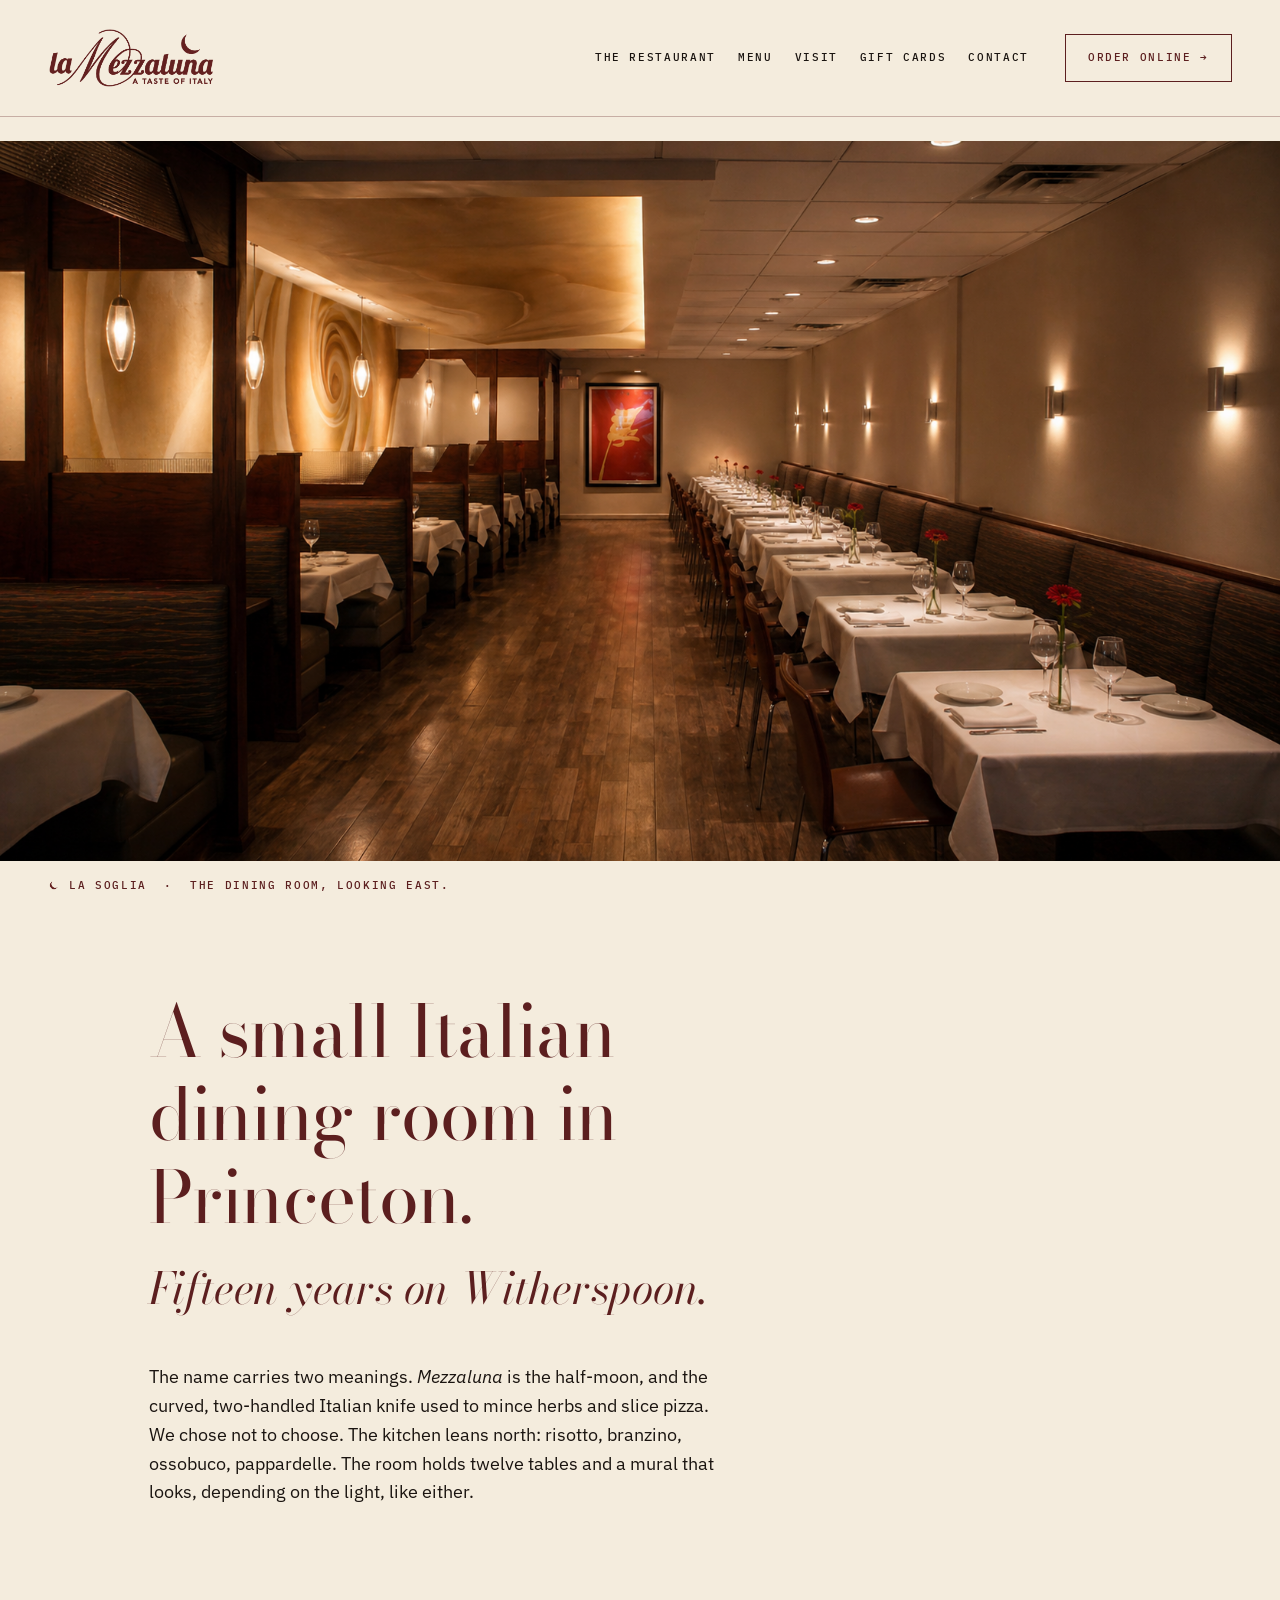
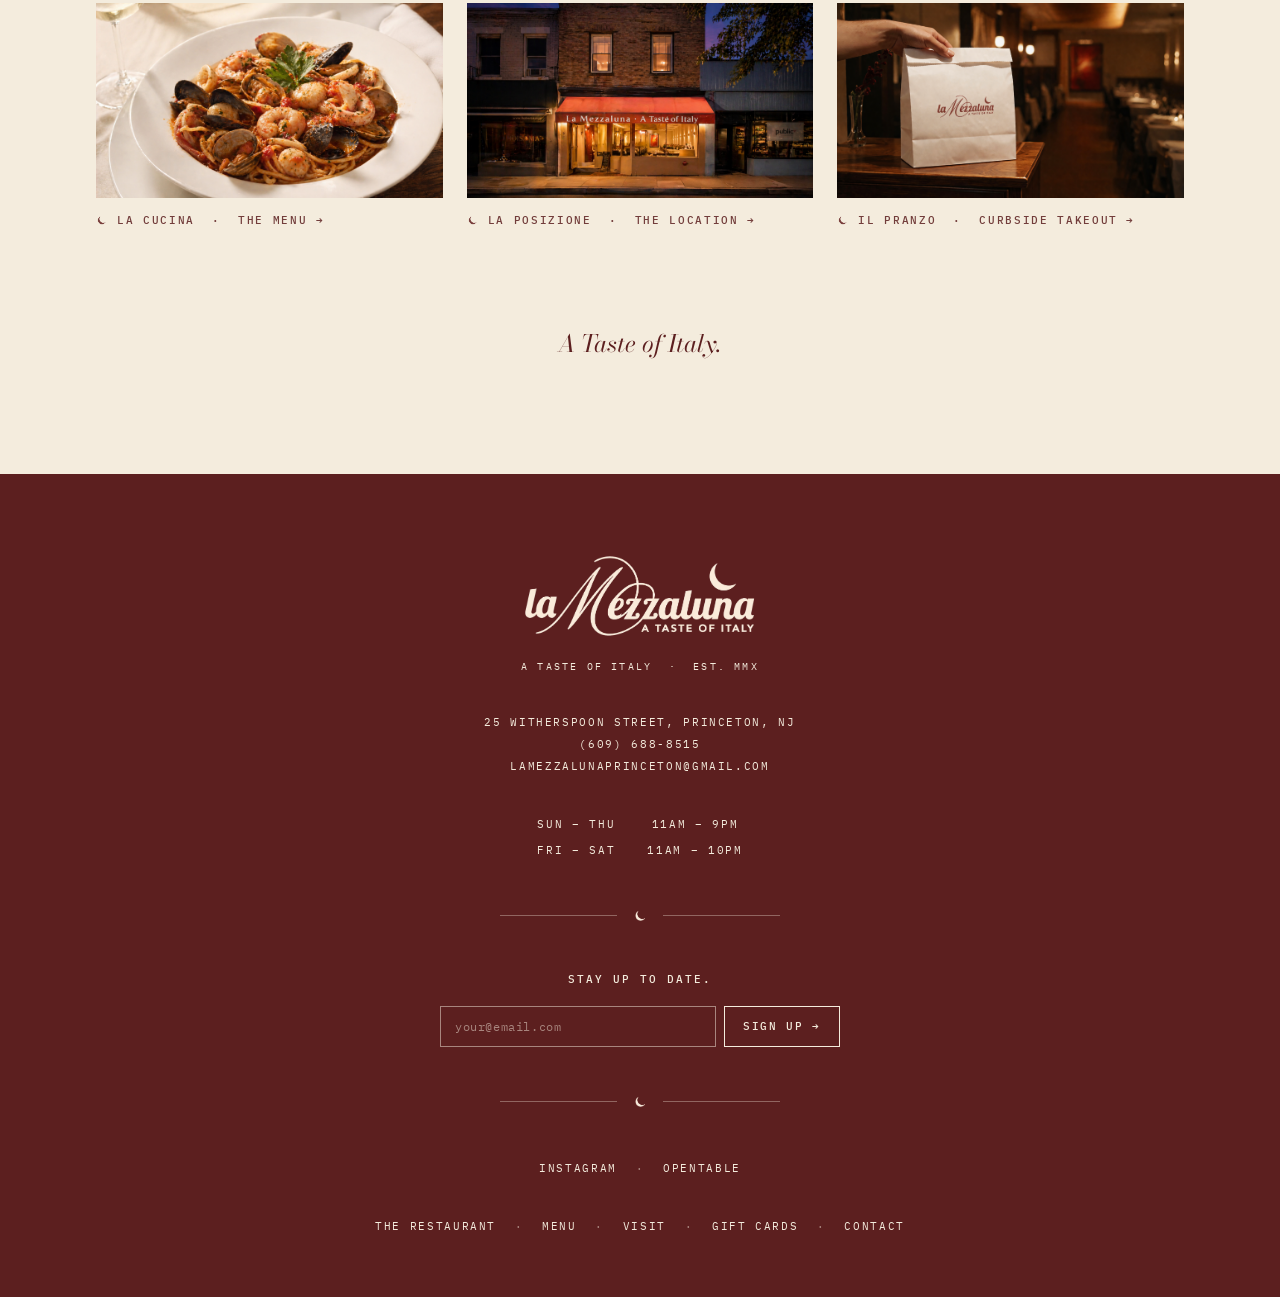
<file: index.html>
<!doctype html>
<html lang="en">
<head>
<meta charset="utf-8">
<meta name="viewport" content="width=device-width, initial-scale=1">
<title>La Mezzaluna · A Taste of Italy</title>
<meta name="description" content="A small Italian dining room in downtown Princeton. Fifteen years on Witherspoon Street.">
<meta name="theme-color" content="#5C1F1F">
<link rel="canonical" href="https://lamezzaluna.com/">

<!-- Icons -->
<link rel="icon" href="/favicon.ico" sizes="any">
<link rel="icon" type="image/png" sizes="32x32" href="/favicon-32x32.png">
<link rel="icon" type="image/png" sizes="16x16" href="/favicon-16x16.png">
<link rel="apple-touch-icon" sizes="180x180" href="/apple-touch-icon.png">
<link rel="manifest" href="/site.webmanifest">

<!-- Open Graph -->
<meta property="og:type" content="website">
<meta property="og:site_name" content="La Mezzaluna">
<meta property="og:title" content="La Mezzaluna · A Taste of Italy">
<meta property="og:description" content="A small Italian dining room in downtown Princeton. Fifteen years on Witherspoon Street.">
<meta property="og:url" content="https://lamezzaluna.com/">
<meta property="og:image" content="https://lamezzaluna.com/og-image.png">
<meta property="og:image:width" content="1200">
<meta property="og:image:height" content="630">

<!-- Twitter -->
<meta name="twitter:card" content="summary_large_image">
<meta name="twitter:title" content="La Mezzaluna · A Taste of Italy">
<meta name="twitter:description" content="A small Italian dining room in downtown Princeton. Fifteen years on Witherspoon Street.">
<meta name="twitter:image" content="https://lamezzaluna.com/og-image.png">

<link rel="preconnect" href="https://fonts.googleapis.com">
<link rel="preconnect" href="https://fonts.gstatic.com" crossorigin>
<link href="https://fonts.googleapis.com/css2?family=Bodoni+Moda:ital,wght@0,400;0,500;1,400;1,500&family=IBM+Plex+Mono:wght@400;500&family=IBM+Plex+Sans:wght@400;500;600&display=swap" rel="stylesheet">
<link rel="stylesheet" href="styles.css?v=9">
<script type="application/ld+json">
{
  "@context": "https://schema.org",
  "@type": "Restaurant",
  "name": "La Mezzaluna",
  "image": "https://lamezzaluna.com/og-image.png",
  "url": "https://lamezzaluna.com/",
  "telephone": "+1-609-688-8515",
  "priceRange": "$",
  "servesCuisine": "Italian",
  "address": {
    "@type": "PostalAddress",
    "streetAddress": "25 Witherspoon Street",
    "addressLocality": "Princeton",
    "addressRegion": "NJ",
    "postalCode": "08540",
    "addressCountry": "US"
  },
  "openingHoursSpecification": [
    {
      "@type": "OpeningHoursSpecification",
      "dayOfWeek": [
        "Sunday",
        "Monday",
        "Tuesday",
        "Wednesday",
        "Thursday"
      ],
      "opens": "11:00",
      "closes": "21:00"
    },
    {
      "@type": "OpeningHoursSpecification",
      "dayOfWeek": [
        "Friday",
        "Saturday"
      ],
      "opens": "11:00",
      "closes": "22:00"
    }
  ],
  "acceptsReservations": "True"
}
</script>
<style>
  .home-h {
    grid-column: 2 / span 8;
    margin-top: 96px;
  }
  .home-h .h-main {
    font-family: var(--serif);
    font-weight: 400;
    color: var(--wine);
    font-size: clamp(48px, 7vw, 72px);
    line-height: 1.15;
    letter-spacing: -0.01em;
    max-width: 600px;
  }
  .home-h .h-italic {
    font-family: var(--serif);
    font-style: italic;
    font-weight: 400;
    color: var(--wine);
    font-size: clamp(28px, 4.5vw, 44px);
    line-height: 1.2;
    margin-top: 24px;
    letter-spacing: -0.005em;
  }
  @media (max-width: 768px) {
    .home-h { grid-column: 1 / -1; margin-top: 56px; }
  }

  .nav-plates {
    grid-column: 1 / -1;
    display: grid;
    grid-template-columns: repeat(3, 1fr);
    gap: 24px;
    margin-top: 96px;
    padding: 0 48px;
  }
  @media (max-width: 768px) {
    .nav-plates { grid-template-columns: 1fr; gap: 32px; padding: 0 24px; margin-top: 64px; }
  }
  .nav-plate {
    display: flex;
    flex-direction: column;
    gap: 14px;
    color: inherit;
    cursor: pointer;
  }
  .nav-plate-frame {
    overflow: hidden;
    width: 100%;
  }
  .nav-plate-img {
    width: 100%;
    aspect-ratio: 16/9;
    object-fit: cover;
    background: var(--paper);
    transition: transform 400ms ease-out;
  }
  .nav-plate-img.placeholder {
    border: 1px solid var(--wine);
    display: flex;
    align-items: center;
    justify-content: center;
    flex-direction: column;
    gap: 12px;
  }
  .nav-plate:hover .nav-plate-img { transform: scale(1.02); }
  .nav-plate-cap {
    display: flex;
    align-items: center;
    gap: 10px;
    font-family: var(--mono);
    text-transform: uppercase;
    letter-spacing: 0.15em;
    font-size: 11px;
    color: var(--wine);
    font-weight: 500;
    opacity: 0.85;
    transition: opacity 400ms ease-out;
  }
  .nav-plate:hover .nav-plate-cap { opacity: 1; }
  .nav-plate-cap .moon { line-height: 0; }
</style>
</head>
<body>
<div id="nav-host"></div>

<figure class="hero reveal">
  <div class="hero-frame">
    <img class="hero-img photo-hover" src="img/dining-room-mural.png" alt="The far wall of the dining room, holding a large cream-and-beige mural that curls like a slow wave or a half-moon, dramatically lit from above." />
  </div>
  <figcaption class="plate-caption">
    <span class="moon" id="cap-moon"></span>
    LA SOGLIA &nbsp;·&nbsp; The dining room, looking east.
  </figcaption>
</figure>

<main class="grid">
  <div class="home-h reveal">
    <div class="h-main">A small Italian dining room in Princeton.</div>
    <div class="h-italic">Fifteen years on Witherspoon.</div>
  </div>

  <p class="body-p reveal">
    The name carries two meanings. <em>Mezzaluna</em> is the half-moon, and the curved, two-handled Italian knife used to mince herbs and slice pizza. We chose not to choose. The kitchen leans north: risotto, branzino, ossobuco, pappardelle. The room holds twelve tables and a mural that looks, depending on the light, like either.
  </p>

  <div class="nav-plates reveal">
    <a class="nav-plate" href="menu.html">
      <div class="nav-plate-frame">
        <img class="nav-plate-img" src="img/hero-pasta.png" alt="A plate of linguini marechiaro." />
      </div>
      <div class="nav-plate-cap">
        <span class="moon" id="np-moon-1"></span>
        LA CUCINA &nbsp;·&nbsp; The menu →
      </div>
    </a>

    <a class="nav-plate" href="visit.html">
      <div class="nav-plate-frame">
        <img class="nav-plate-img" src="img/storefront-dusk.png" alt="The La Mezzaluna storefront on Witherspoon Street at dusk." />
      </div>
      <div class="nav-plate-cap">
        <span class="moon" id="np-moon-2"></span>
        LA POSIZIONE &nbsp;·&nbsp; The location →
      </div>
    </a>

    <a class="nav-plate" href="https://app.getyomojo.com/mojoweb/?vendor=QWtkWXGFDM" target="_blank" rel="noopener">
      <div class="nav-plate-frame">
        <img class="nav-plate-img" src="img/order-online.png" alt="A La Mezzaluna takeout bag on the host stand, the dining room glowing behind it." />
      </div>
      <div class="nav-plate-cap">
        <span class="moon" id="np-moon-3"></span>
        IL PRANZO &nbsp;·&nbsp; Curbside takeout →
      </div>
    </a>
  </div>

  <div class="closing reveal" style="grid-column: 1 / -1;">A Taste of Italy.</div>
</main>

<div id="footer-host"></div>

<script src="chrome.js?v=9"></script>
<script>
  LM.mountChrome('index.html');
  document.getElementById('cap-moon').innerHTML = LM.crescent(11);
  document.getElementById('np-moon-1').innerHTML = LM.crescent(11);
  document.getElementById('np-moon-2').innerHTML = LM.crescent(11);
  document.getElementById('np-moon-3').innerHTML = LM.crescent(11);
</script>
</body>
</html>
</file>
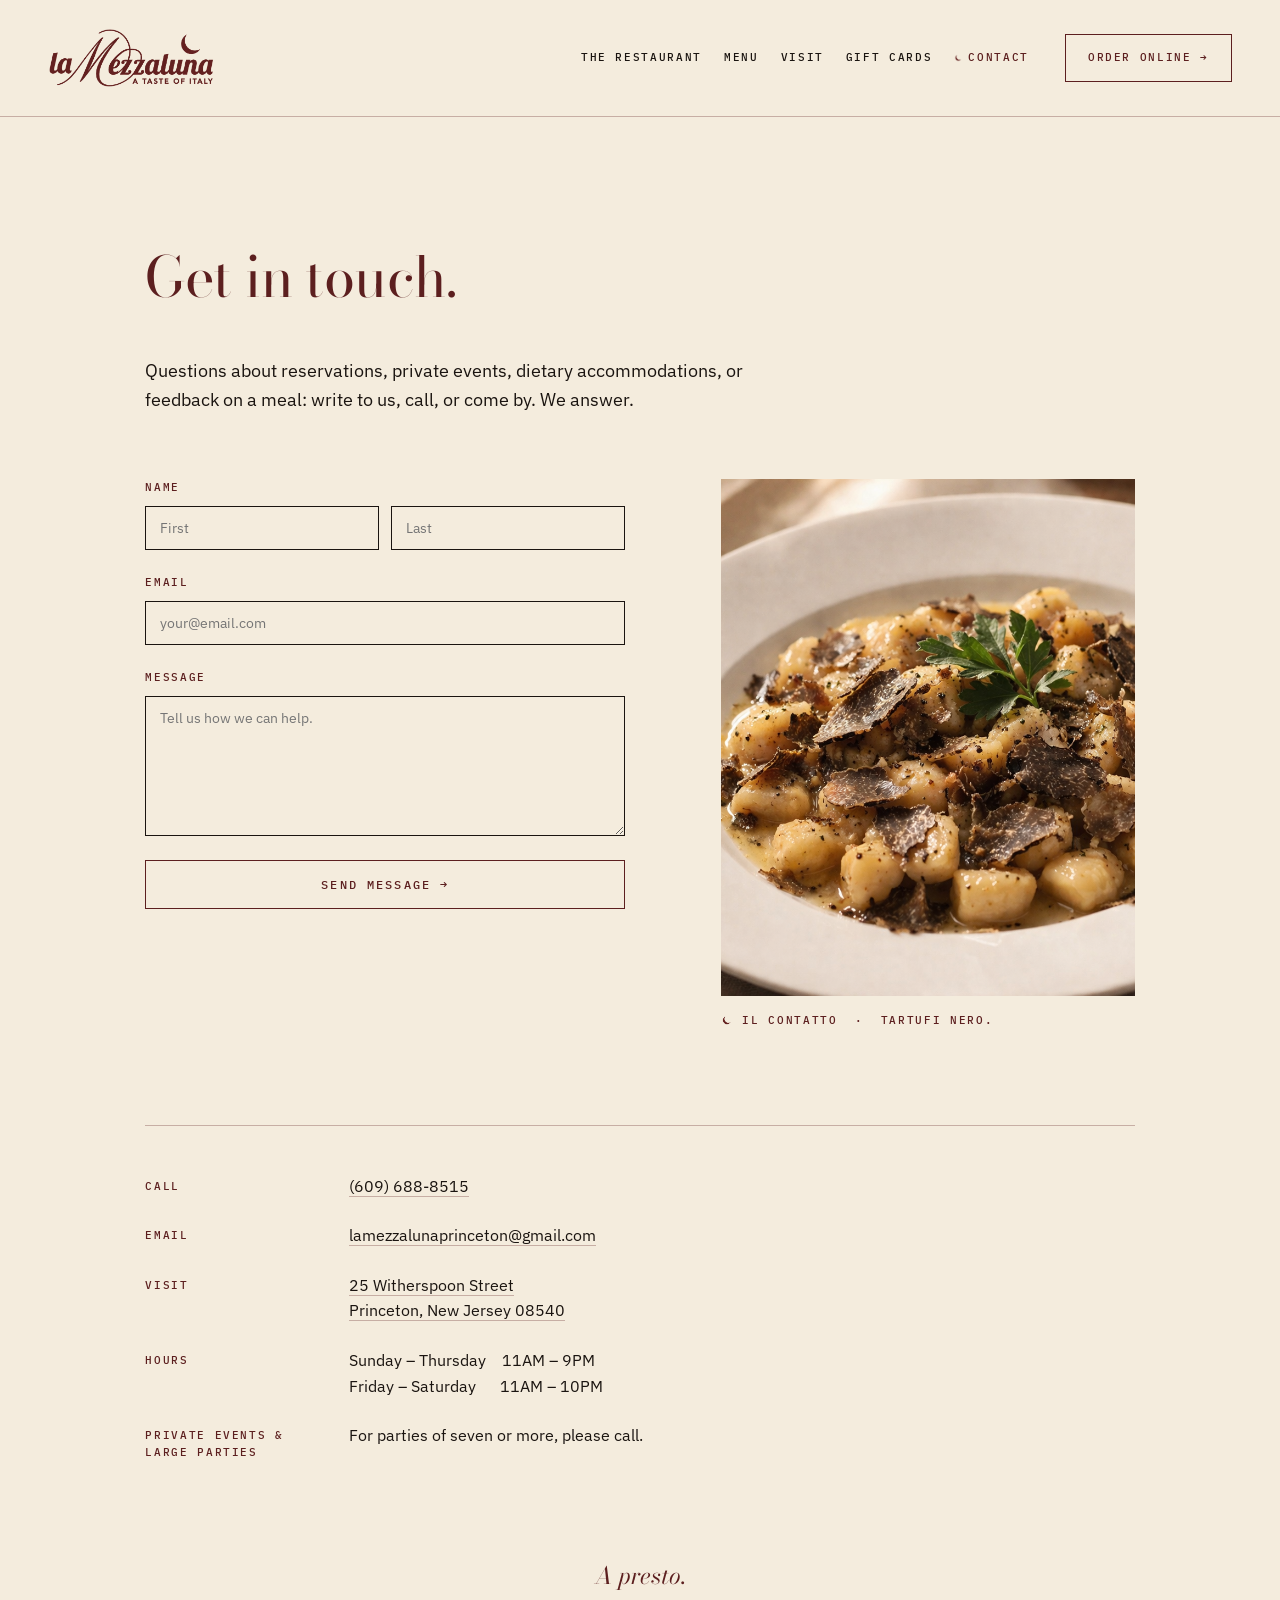
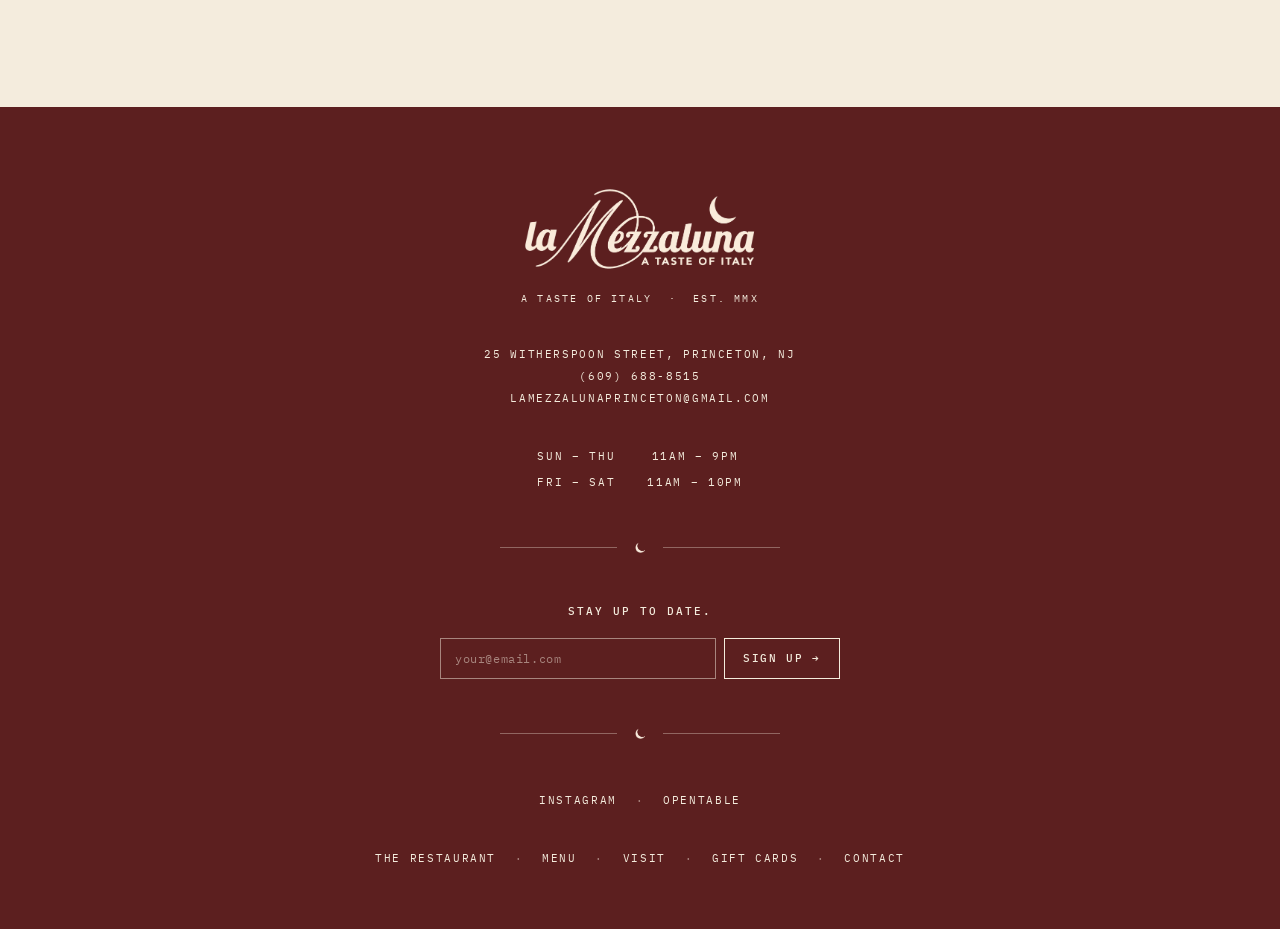
<file: contact.html>
<!doctype html>
<html lang="en">
<head>
<meta charset="utf-8">
<meta name="viewport" content="width=device-width, initial-scale=1">
<title>Contact · La Mezzaluna</title>
<meta name="description" content="Questions, reservations, private events — call, write, or come by.">
<meta name="theme-color" content="#5C1F1F">
<link rel="canonical" href="https://lamezzaluna.com/contact">

<!-- Icons -->
<link rel="icon" href="/favicon.ico" sizes="any">
<link rel="icon" type="image/png" sizes="32x32" href="/favicon-32x32.png">
<link rel="icon" type="image/png" sizes="16x16" href="/favicon-16x16.png">
<link rel="apple-touch-icon" sizes="180x180" href="/apple-touch-icon.png">
<link rel="manifest" href="/site.webmanifest">

<!-- Open Graph -->
<meta property="og:type" content="website">
<meta property="og:site_name" content="La Mezzaluna">
<meta property="og:title" content="Contact · La Mezzaluna">
<meta property="og:description" content="Questions, reservations, private events — call, write, or come by.">
<meta property="og:url" content="https://lamezzaluna.com/contact">
<meta property="og:image" content="https://lamezzaluna.com/og-image.png">
<meta property="og:image:width" content="1200">
<meta property="og:image:height" content="630">

<!-- Twitter -->
<meta name="twitter:card" content="summary_large_image">
<meta name="twitter:title" content="Contact · La Mezzaluna">
<meta name="twitter:description" content="Questions, reservations, private events — call, write, or come by.">
<meta name="twitter:image" content="https://lamezzaluna.com/og-image.png">

<link rel="preconnect" href="https://fonts.googleapis.com">
<link rel="preconnect" href="https://fonts.gstatic.com" crossorigin>
<link href="https://fonts.googleapis.com/css2?family=Bodoni+Moda:ital,wght@0,400;0,500;1,400;1,500&family=IBM+Plex+Mono:wght@400;500&family=IBM+Plex+Sans:wght@400;500;600&display=swap" rel="stylesheet">
<link rel="stylesheet" href="styles.css?v=9">
<style>
  .ct-cols {
    grid-column: 2 / span 10;
    display: grid;
    grid-template-columns: 1.2fr 1fr;
    gap: 80px;
    margin-top: 64px;
    align-items: start;
  }
  @media (max-width: 768px) {
    .ct-cols { grid-column: 1 / -1; grid-template-columns: 1fr; gap: 56px; }
  }
  .ct-vert { width: 100%; }
  .ct-vert-frame { overflow: hidden; }
  .ct-vert-img {
    width: 100%;
    aspect-ratio: 4/5;
    background: var(--paper);
    object-fit: cover;
  }
  .ct-vert-img.placeholder {
    border: 1px solid var(--wine);
    display: flex;
    align-items: center;
    justify-content: center;
    flex-direction: column;
    gap: 12px;
  }
  .ct-details-wrap {
    grid-column: 2 / span 10;
    margin-top: 96px;
    padding-top: 48px;
    border-top: 1px solid var(--hairline);
  }
  @media (max-width: 768px) {
    .ct-details-wrap { grid-column: 1 / -1; }
  }
  .ct-details {
    display: grid;
    grid-template-columns: 180px 1fr;
    row-gap: 24px;
    column-gap: 24px;
  }
  .ct-details dt {
    font-family: var(--mono);
    text-transform: uppercase;
    letter-spacing: 0.15em;
    font-size: 11px;
    color: var(--wine);
    font-weight: 500;
    padding-top: 4px;
  }
  .ct-details dd {
    font-family: var(--sans);
    font-size: 16px;
    color: var(--ink);
    line-height: 1.6;
  }
  @media (max-width: 768px) {
    .ct-details { grid-template-columns: 1fr; row-gap: 4px; }
    .ct-details dd { margin-bottom: 16px; }
  }
  .ct-form { max-width: 480px; position: relative; }
  .ct-field { display: flex; flex-direction: column; gap: 10px; margin-bottom: 24px; }
  .ct-field label {
    font-family: var(--mono);
    text-transform: uppercase;
    letter-spacing: 0.15em;
    font-size: 11px;
    color: var(--wine);
    font-weight: 500;
  }
  .ct-field input, .ct-field textarea {
    font-family: var(--sans);
    font-size: 14px;
    padding: 12px 14px;
    border: 1px solid var(--ink);
    background: var(--paper);
    color: var(--ink);
    border-radius: 0;
    width: 100%;
    appearance: none;
    -webkit-appearance: none;
  }
  .ct-field textarea { resize: vertical; min-height: 140px; }
  .ct-field input:focus, .ct-field textarea:focus { outline: none; border-color: var(--wine); }
  .ct-row { display: grid; grid-template-columns: 1fr 1fr; gap: 12px; }
  @media (max-width: 480px) { .ct-row { grid-template-columns: 1fr; } }

  .ct-submit {
    display: block;
    width: 100%;
    padding: 16px;
    border: 1px solid var(--wine);
    background: transparent;
    color: var(--wine);
    font-family: var(--mono);
    text-transform: uppercase;
    letter-spacing: 0.18em;
    font-size: 12px;
    font-weight: 500;
    cursor: pointer;
    transition: background .2s, color .2s;
  }
  .ct-submit:hover { background: var(--wine); color: var(--paper); }

  .ct-form.done > *:not(.ct-confirm) { opacity: 0; pointer-events: none; transition: opacity 300ms ease-out; }
  .ct-form.done .ct-confirm { opacity: 1; }
  .ct-confirm {
    position: absolute;
    inset: 0;
    display: flex;
    align-items: center;
    justify-content: center;
    text-align: center;
    font-family: var(--serif);
    font-style: italic;
    font-size: 24px;
    color: var(--wine);
    opacity: 0;
    pointer-events: none;
    transition: opacity 300ms ease-out;
  }
</style>
</head>
<body>
<div id="nav-host"></div>

<main class="grid" style="margin-top: 48px;">
  <h1 class="anchor-h smaller reveal">Get in touch.</h1>

  <p class="body-p reveal" style="width: 700px;">Questions about reservations, private events, dietary accommodations, or feedback on a meal: write to us, call, or come by. We answer.</p>

  <div class="ct-cols reveal">
    <form class="ct-form" id="ct-form" onsubmit="event.preventDefault(); document.getElementById('ct-form').classList.add('done');">
      <div class="ct-field">
        <label>Name</label>
        <div class="ct-row">
          <input type="text" placeholder="First" required />
          <input type="text" placeholder="Last" required />
        </div>
      </div>

      <div class="ct-field">
        <label>Email</label>
        <input type="email" placeholder="your@email.com" required />
      </div>

      <div class="ct-field">
        <label>Message</label>
        <textarea placeholder="Tell us how we can help." required></textarea>
      </div>

      <button type="submit" class="ct-submit">Send Message →</button>

      <div class="ct-confirm">Grazie. We'll be in touch shortly.</div>
    </form>

    <figure class="ct-vert">
      <div class="ct-vert-frame">
        <img class="ct-vert-img" src="img/truffle-gnocchi.png" alt="Truffle gnocchi — gnocchi with shaved black truffle, parsley, and parmesan." />
      </div>
      <figcaption class="plate-caption" style="padding-left: 0;">
        <span class="moon" id="cap-moon"></span>
        IL CONTATTO &nbsp;·&nbsp; Tartufi nero.
      </figcaption>
    </figure>
  </div>

  <div class="ct-details-wrap reveal">
    <dl class="ct-details">
      <dt>Call</dt>
      <dd><a href="tel:+16096888515" style="border-bottom:1px solid var(--hairline);">(609) 688-8515</a></dd>

      <dt>Email</dt>
      <dd><a href="mailto:lamezzalunaprinceton@gmail.com" style="border-bottom:1px solid var(--hairline);">lamezzalunaprinceton@gmail.com</a></dd>

      <dt>Visit</dt>
      <dd><a href="https://www.google.com/maps/search/?api=1&query=25+Witherspoon+Street+Princeton+NJ" target="_blank" rel="noopener" style="border-bottom:1px solid var(--hairline);">25 Witherspoon Street<br>Princeton, New Jersey 08540</a></dd>

      <dt>Hours</dt>
      <dd>Sunday – Thursday &nbsp;&nbsp; 11AM – 9PM<br>Friday – Saturday &nbsp;&nbsp;&nbsp;&nbsp; 11AM – 10PM</dd>

      <dt>Private Events &amp; Large Parties</dt>
      <dd>For parties of seven or more, please call.</dd>
    </dl>
  </div>

  <div class="closing reveal" style="grid-column: 1 / -1;">A presto.</div>
</main>

<div id="footer-host"></div>

<script src="chrome.js?v=9"></script>
<script>
  LM.mountChrome('contact.html');
  document.getElementById('cap-moon').innerHTML = LM.crescent(11);
</script>
</body>
</html>
</file>
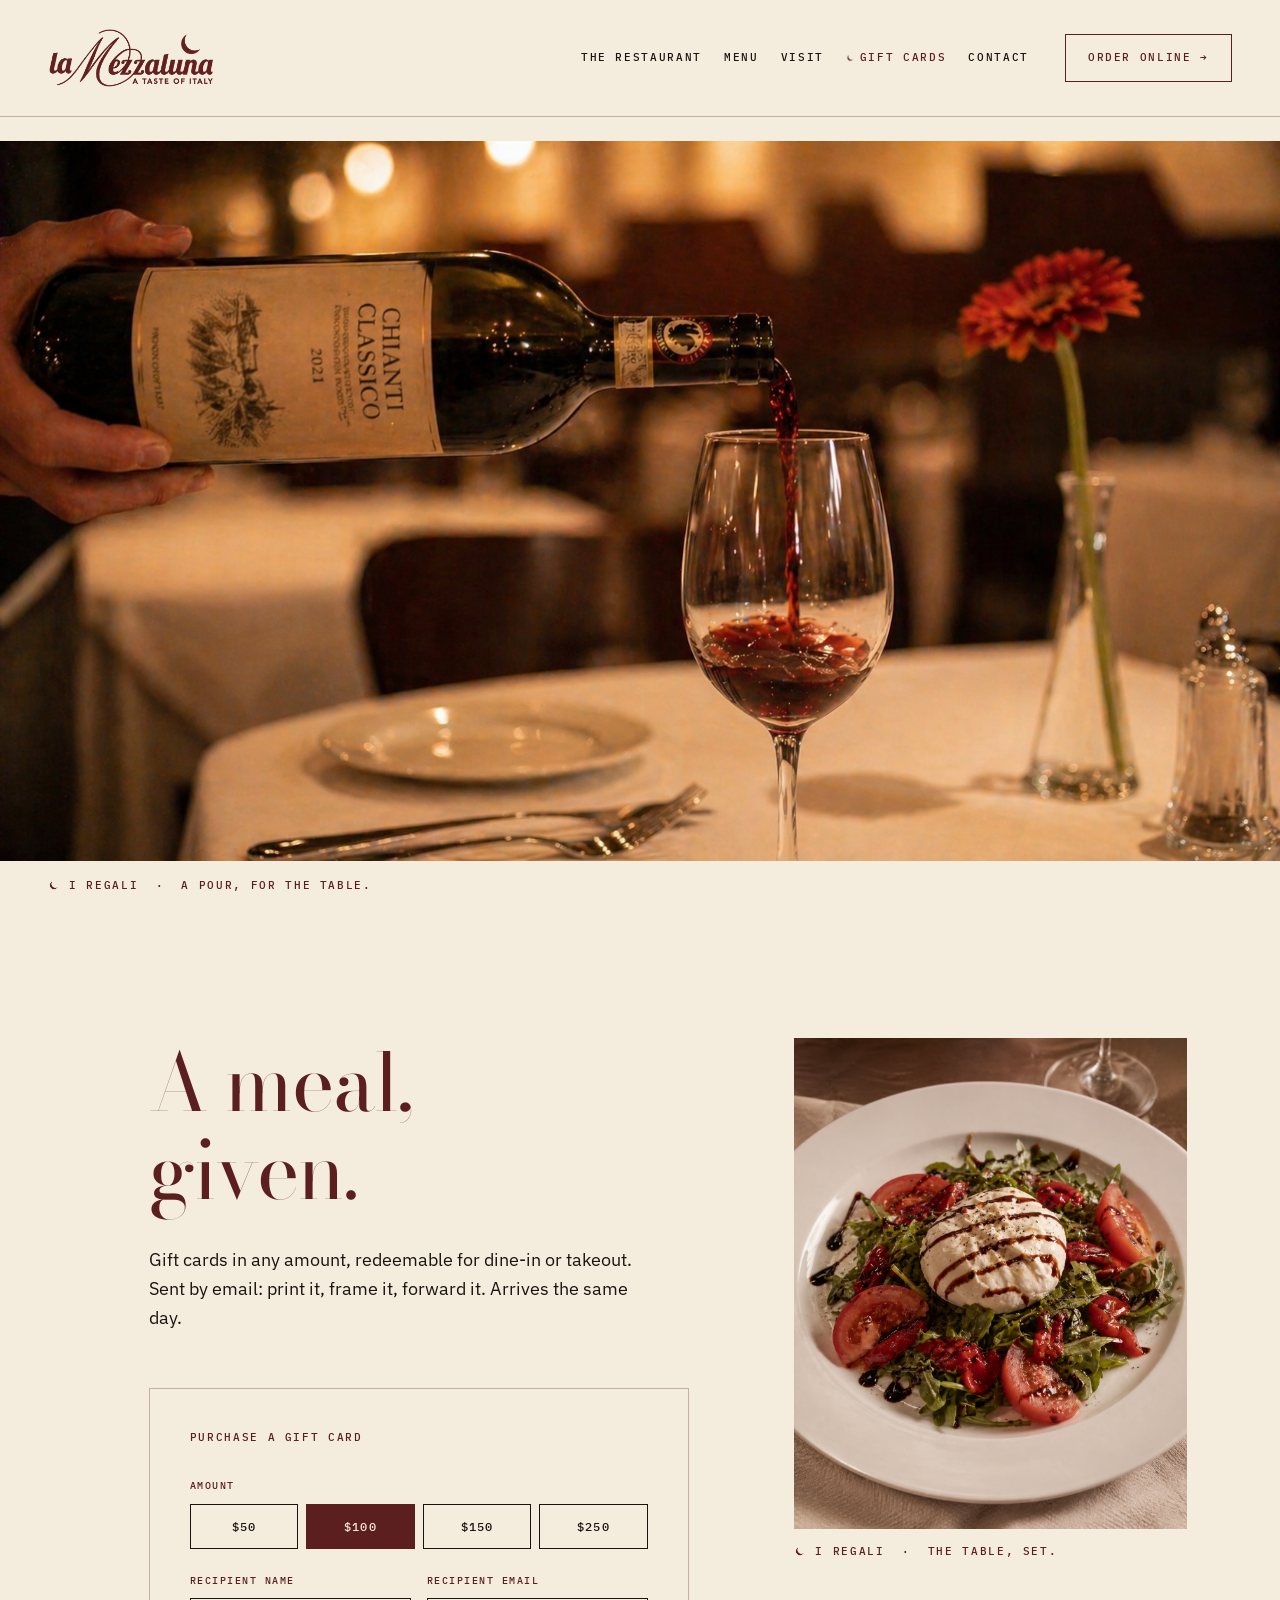
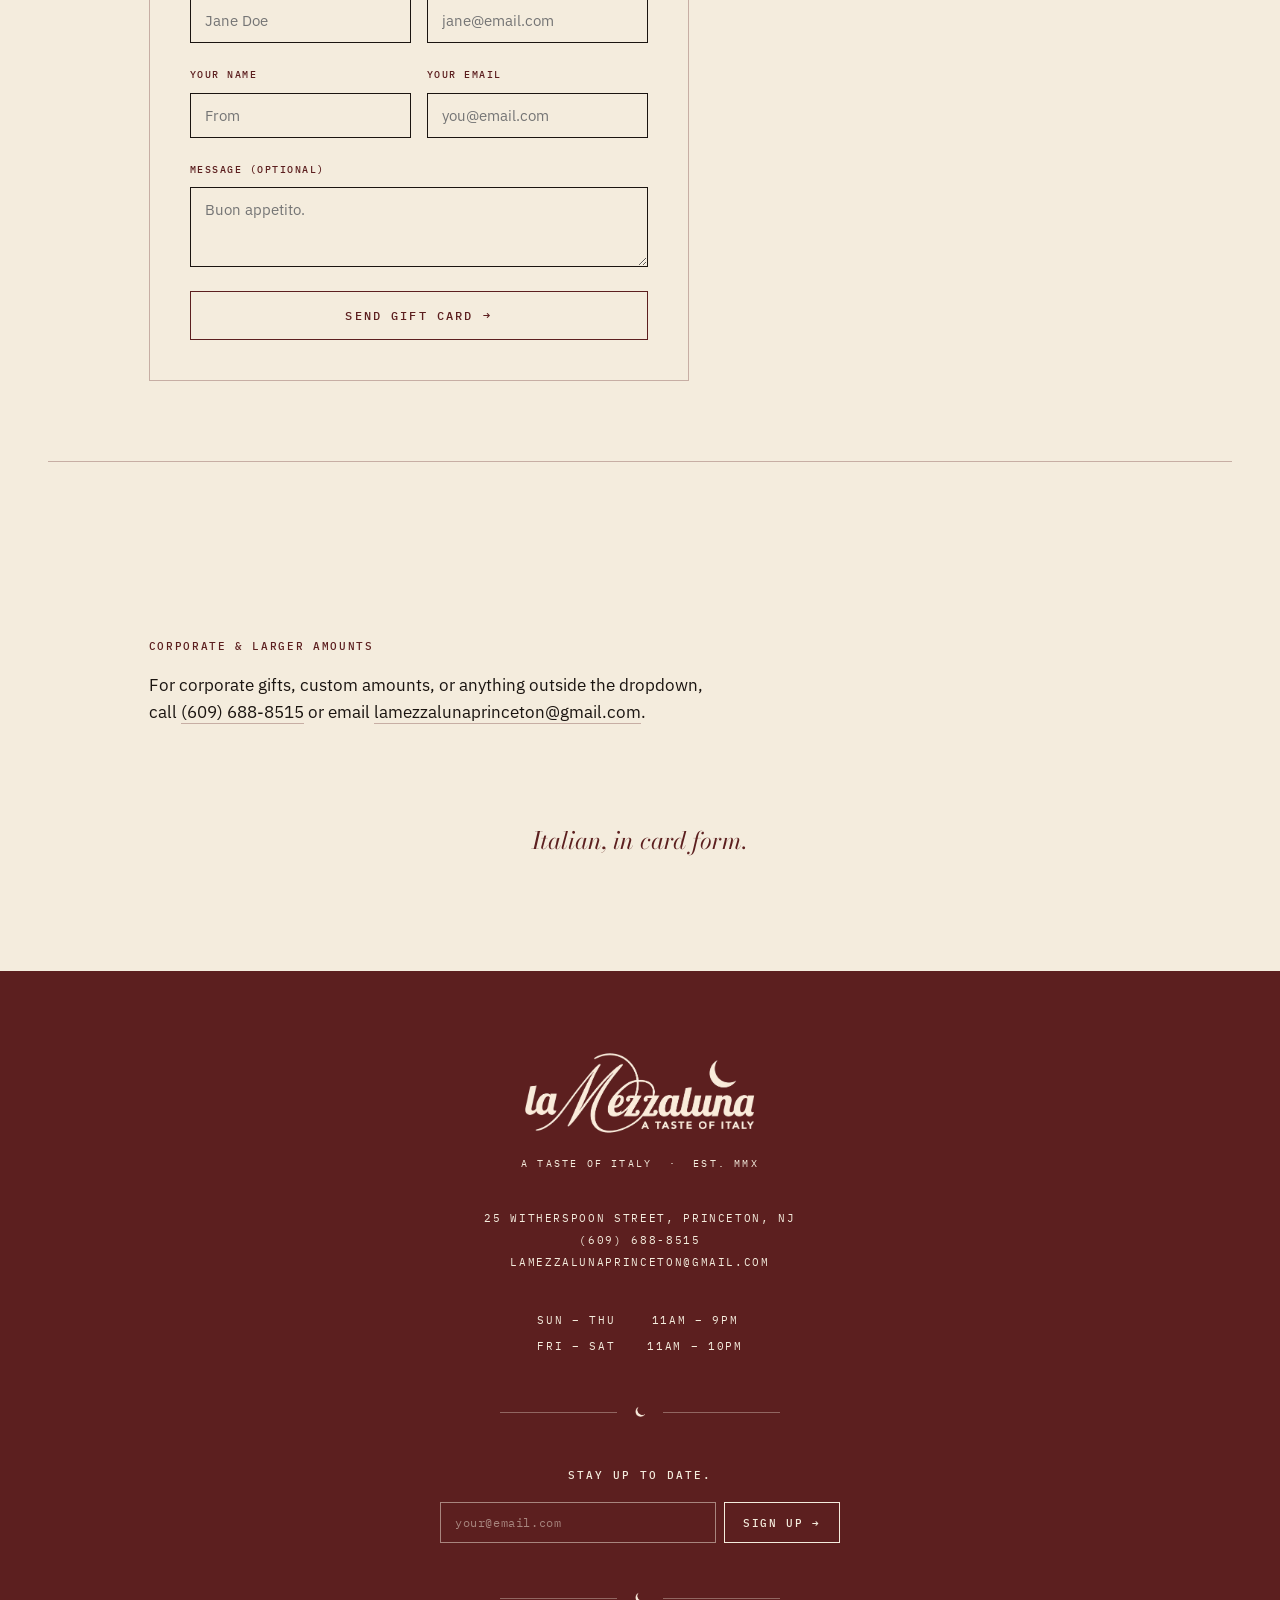
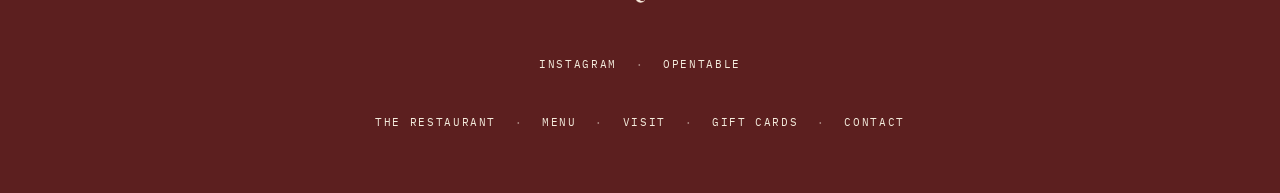
<file: gift-cards.html>
<!doctype html>
<html lang="en">
<head>
<meta charset="utf-8">
<meta name="viewport" content="width=device-width, initial-scale=1">
<title>Gift Cards · La Mezzaluna</title>
<meta name="description" content="Gift cards in any amount, redeemable for dine-in or takeout.">
<meta name="theme-color" content="#5C1F1F">
<link rel="canonical" href="https://lamezzaluna.com/gift-cards">

<!-- Icons -->
<link rel="icon" href="/favicon.ico" sizes="any">
<link rel="icon" type="image/png" sizes="32x32" href="/favicon-32x32.png">
<link rel="icon" type="image/png" sizes="16x16" href="/favicon-16x16.png">
<link rel="apple-touch-icon" sizes="180x180" href="/apple-touch-icon.png">
<link rel="manifest" href="/site.webmanifest">

<!-- Open Graph -->
<meta property="og:type" content="website">
<meta property="og:site_name" content="La Mezzaluna">
<meta property="og:title" content="Gift Cards · La Mezzaluna">
<meta property="og:description" content="Gift cards in any amount, redeemable for dine-in or takeout.">
<meta property="og:url" content="https://lamezzaluna.com/gift-cards">
<meta property="og:image" content="https://lamezzaluna.com/og-image.png">
<meta property="og:image:width" content="1200">
<meta property="og:image:height" content="630">

<!-- Twitter -->
<meta name="twitter:card" content="summary_large_image">
<meta name="twitter:title" content="Gift Cards · La Mezzaluna">
<meta name="twitter:description" content="Gift cards in any amount, redeemable for dine-in or takeout.">
<meta name="twitter:image" content="https://lamezzaluna.com/og-image.png">

<link rel="preconnect" href="https://fonts.googleapis.com">
<link rel="preconnect" href="https://fonts.gstatic.com" crossorigin>
<link href="https://fonts.googleapis.com/css2?family=Bodoni+Moda:ital,wght@0,400;0,500;1,400;1,500&family=IBM+Plex+Mono:wght@400;500&family=IBM+Plex+Sans:wght@400;500;600&display=swap" rel="stylesheet">
<link rel="stylesheet" href="styles.css?v=9">
<style>
  .gift-anchor { padding-top: 120px; }
  @media (max-width: 768px) { .gift-anchor { padding-top: 64px; } }

  /* 60/40 two-column block: form left, vertical image right */
  .gift-cols {
    grid-column: 2 / span 10;
    display: grid;
    grid-template-columns: 60% 40%;
    gap: 56px;
    align-items: start;
  }
  @media (max-width: 900px) {
    .gift-cols { grid-template-columns: 1fr; gap: 48px; }
  }
  .gift-left { display: flex; flex-direction: column; }
  .gift-right { display: flex; flex-direction: column; gap: 14px; }

  .gift-headline {
    font-family: var(--serif);
    font-weight: 400;
    color: var(--wine);
    font-size: clamp(48px, 7vw, 80px);
    line-height: 1.1;
    letter-spacing: -0.015em;
    margin-bottom: 32px;
  }
  .gift-body {
    font-family: var(--sans);
    font-size: 18px;
    line-height: 1.6;
    color: var(--ink);
    max-width: 500px;
  }
  @media (max-width: 768px) {
    .gift-cols, .gift-corp { grid-column: 1 / -1 !important; }
  }

  .gift-form-wrap {
    max-width: 540px;
    margin-top: 56px;
    background: var(--paper);
    border: 1px solid var(--hairline);
    padding: 40px;
  }

  .gift-vertical-img {
    width: 100%;
    aspect-ratio: 4 / 5;
    object-fit: cover;
    background: var(--paper);
    transition: transform 400ms ease-out;
  }
  .gift-vertical:hover .gift-vertical-img { transform: scale(1.02); }
  .gift-vertical-cap {
    display: flex;
    align-items: center;
    gap: 10px;
    font-family: var(--mono);
    text-transform: uppercase;
    letter-spacing: 0.15em;
    font-size: 11px;
    color: var(--wine);
    font-weight: 500;
  }
  .gift-vertical-cap .moon { line-height: 0; }
  .gift-form-label {
    font-family: var(--mono);
    text-transform: uppercase;
    letter-spacing: 0.15em;
    font-size: 11px;
    color: var(--wine);
    font-weight: 500;
    margin-bottom: 32px;
  }
  .gf-field {
    display: flex;
    flex-direction: column;
    gap: 10px;
    margin-bottom: 24px;
  }
  .gf-field label {
    font-family: var(--mono);
    text-transform: uppercase;
    letter-spacing: 0.15em;
    font-size: 10px;
    color: var(--wine);
    font-weight: 500;
  }
  .gf-field input,
  .gf-field select,
  .gf-field textarea {
    font-family: var(--sans);
    font-size: 15px;
    padding: 12px 14px;
    border: 1px solid var(--ink);
    background: var(--paper);
    color: var(--ink);
    border-radius: 0;
    width: 100%;
    appearance: none;
    -webkit-appearance: none;
  }
  .gf-field textarea { resize: vertical; min-height: 80px; }
  .gf-field input:focus, .gf-field select:focus, .gf-field textarea:focus {
    outline: none;
    border-color: var(--wine);
  }
  .gf-amounts {
    display: grid;
    grid-template-columns: repeat(4, 1fr);
    gap: 8px;
  }
  .gf-amount {
    font-family: var(--mono);
    text-transform: uppercase;
    letter-spacing: 0.1em;
    font-size: 12px;
    font-weight: 500;
    padding: 14px 0;
    border: 1px solid var(--ink);
    background: var(--paper);
    color: var(--ink);
    cursor: pointer;
    transition: background .2s, color .2s;
  }
  .gf-amount.active, .gf-amount:hover {
    background: var(--wine);
    color: var(--paper);
    border-color: var(--wine);
  }
  .gf-row {
    display: grid;
    grid-template-columns: 1fr 1fr;
    gap: 16px;
  }
  @media (max-width: 480px) { .gf-row { grid-template-columns: 1fr; } }

  .gf-submit {
    display: block;
    width: 100%;
    padding: 16px;
    margin-top: 8px;
    border: 1px solid var(--wine);
    background: transparent;
    color: var(--wine);
    font-family: var(--mono);
    text-transform: uppercase;
    letter-spacing: 0.18em;
    font-size: 12px;
    font-weight: 500;
    cursor: pointer;
    transition: background .2s, color .2s;
  }
  .gf-submit:hover { background: var(--wine); color: var(--paper); }

  .gift-corp {
    grid-column: 2 / span 6;
    max-width: 600px;
    margin-top: 96px;
  }
</style>
</head>
<body>
<div id="nav-host"></div>

<figure class="hero reveal">
  <div class="hero-frame">
    <img class="hero-img photo-hover" src="img/wine-pour.png" alt="A glass of Chianti Classico being poured at a candlelit table, a single red gerbera in the bud vase." />
  </div>
  <figcaption class="plate-caption">
    <span class="moon" id="cap-moon"></span>
    I REGALI &nbsp;·&nbsp; A pour, for the table.
  </figcaption>
</figure>

<div class="page-anchor-text">
</div>

<main class="grid" style="margin-top: 64px;">
  <div class="gift-cols reveal">
    <div class="gift-left">
      <h1 class="gift-headline">A meal,<br>given.</h1>
      <p class="gift-body">Gift cards in any amount, redeemable for dine-in or takeout. Sent by email: print it, frame it, forward it. Arrives the same day.</p>

      <form class="gift-form-wrap" onsubmit="event.preventDefault(); alert('Demo only — connect to Squarespace gift card API.');">
    <div class="gift-form-label">Purchase a Gift Card</div>

    <div class="gf-field">
      <label>Amount</label>
      <div class="gf-amounts" id="gf-amounts">
        <button type="button" class="gf-amount" data-amt="50">$50</button>
        <button type="button" class="gf-amount active" data-amt="100">$100</button>
        <button type="button" class="gf-amount" data-amt="150">$150</button>
        <button type="button" class="gf-amount" data-amt="250">$250</button>
      </div>
    </div>

    <div class="gf-row">
      <div class="gf-field">
        <label>Recipient Name</label>
        <input type="text" placeholder="Jane Doe" />
      </div>
      <div class="gf-field">
        <label>Recipient Email</label>
        <input type="email" placeholder="jane@email.com" />
      </div>
    </div>

    <div class="gf-row">
      <div class="gf-field">
        <label>Your Name</label>
        <input type="text" placeholder="From" />
      </div>
      <div class="gf-field">
        <label>Your Email</label>
        <input type="email" placeholder="you@email.com" />
      </div>
    </div>

    <div class="gf-field">
      <label>Message (optional)</label>
      <textarea placeholder="Buon appetito."></textarea>
    </div>

    <button type="submit" class="gf-submit">Send Gift Card →</button>
      </form>
    </div>
    <figure class="gift-right gift-vertical">
      <img class="gift-vertical-img" src="img/burrata-vertical.png" alt="A plate of burrata with arugula, tomato, roasted red peppers, and balsamic." />
      <figcaption class="gift-vertical-cap">
        <span class="moon" id="vp-moon"></span>
        I REGALI &nbsp;·&nbsp; The table, set.
      </figcaption>
    </figure>
  </div>

  <div class="section-break"></div>

  <div class="gift-corp reveal">
    <div class="sub-block" style="grid-column:auto; max-width:none;">
      <div class="label">Corporate &amp; Larger Amounts</div>
      <p>For corporate gifts, custom amounts, or anything outside the dropdown, call <a href="tel:+16096888515" style="border-bottom:1px solid var(--hairline);">(609) 688-8515</a> or email <a href="mailto:lamezzalunaprinceton@gmail.com" style="border-bottom:1px solid var(--hairline);">lamezzalunaprinceton@gmail.com</a>.</p>
    </div>
  </div>

  <div class="closing reveal" style="grid-column: 1 / -1;">Italian, in card form.</div>
</main>

<div id="footer-host"></div>

<script src="chrome.js?v=9"></script>
<script>
  LM.mountChrome('gift-cards.html');
  document.getElementById('cap-moon').innerHTML = LM.crescent(11);
  document.getElementById('vp-moon').innerHTML = LM.crescent(11);
  // Amount selector
  document.querySelectorAll('.gf-amount').forEach(btn => {
    btn.addEventListener('click', () => {
      document.querySelectorAll('.gf-amount').forEach(b => b.classList.remove('active'));
      btn.classList.add('active');
    });
  });
</script>
</body>
</html>
</file>
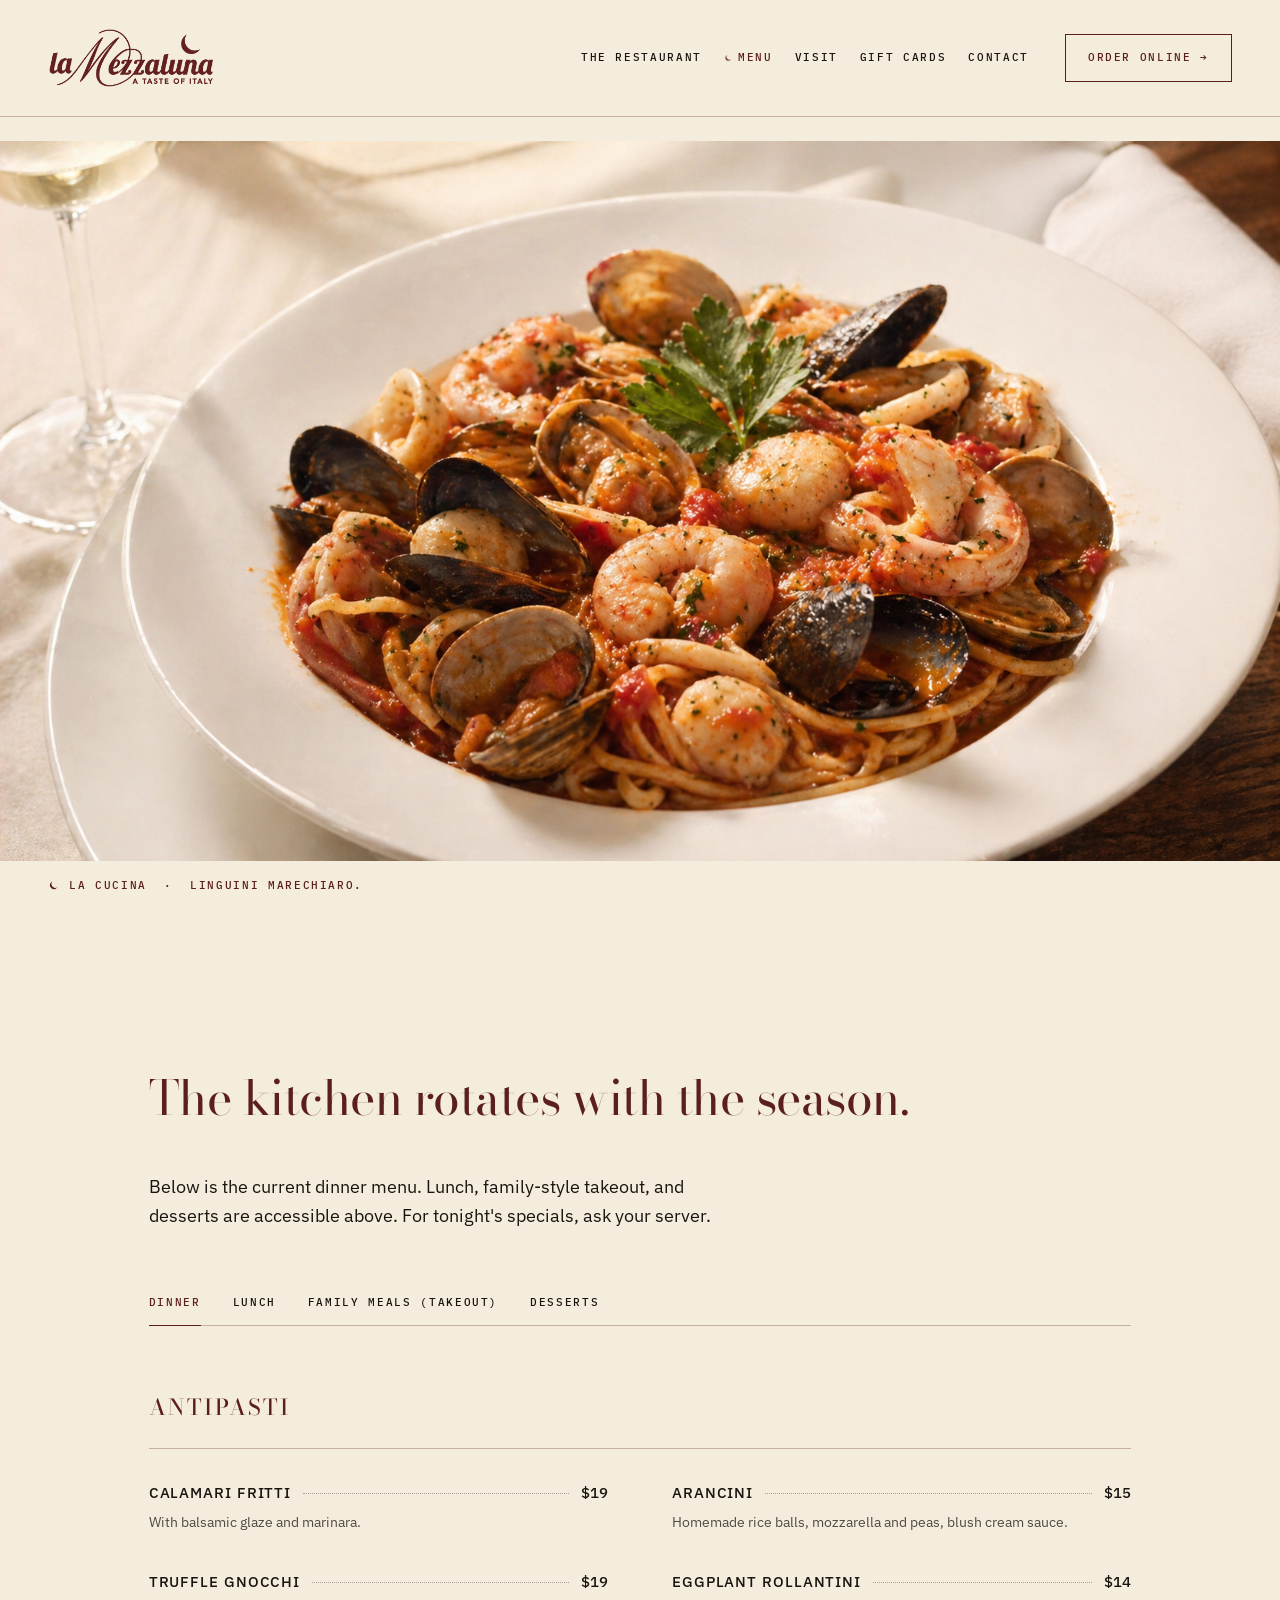
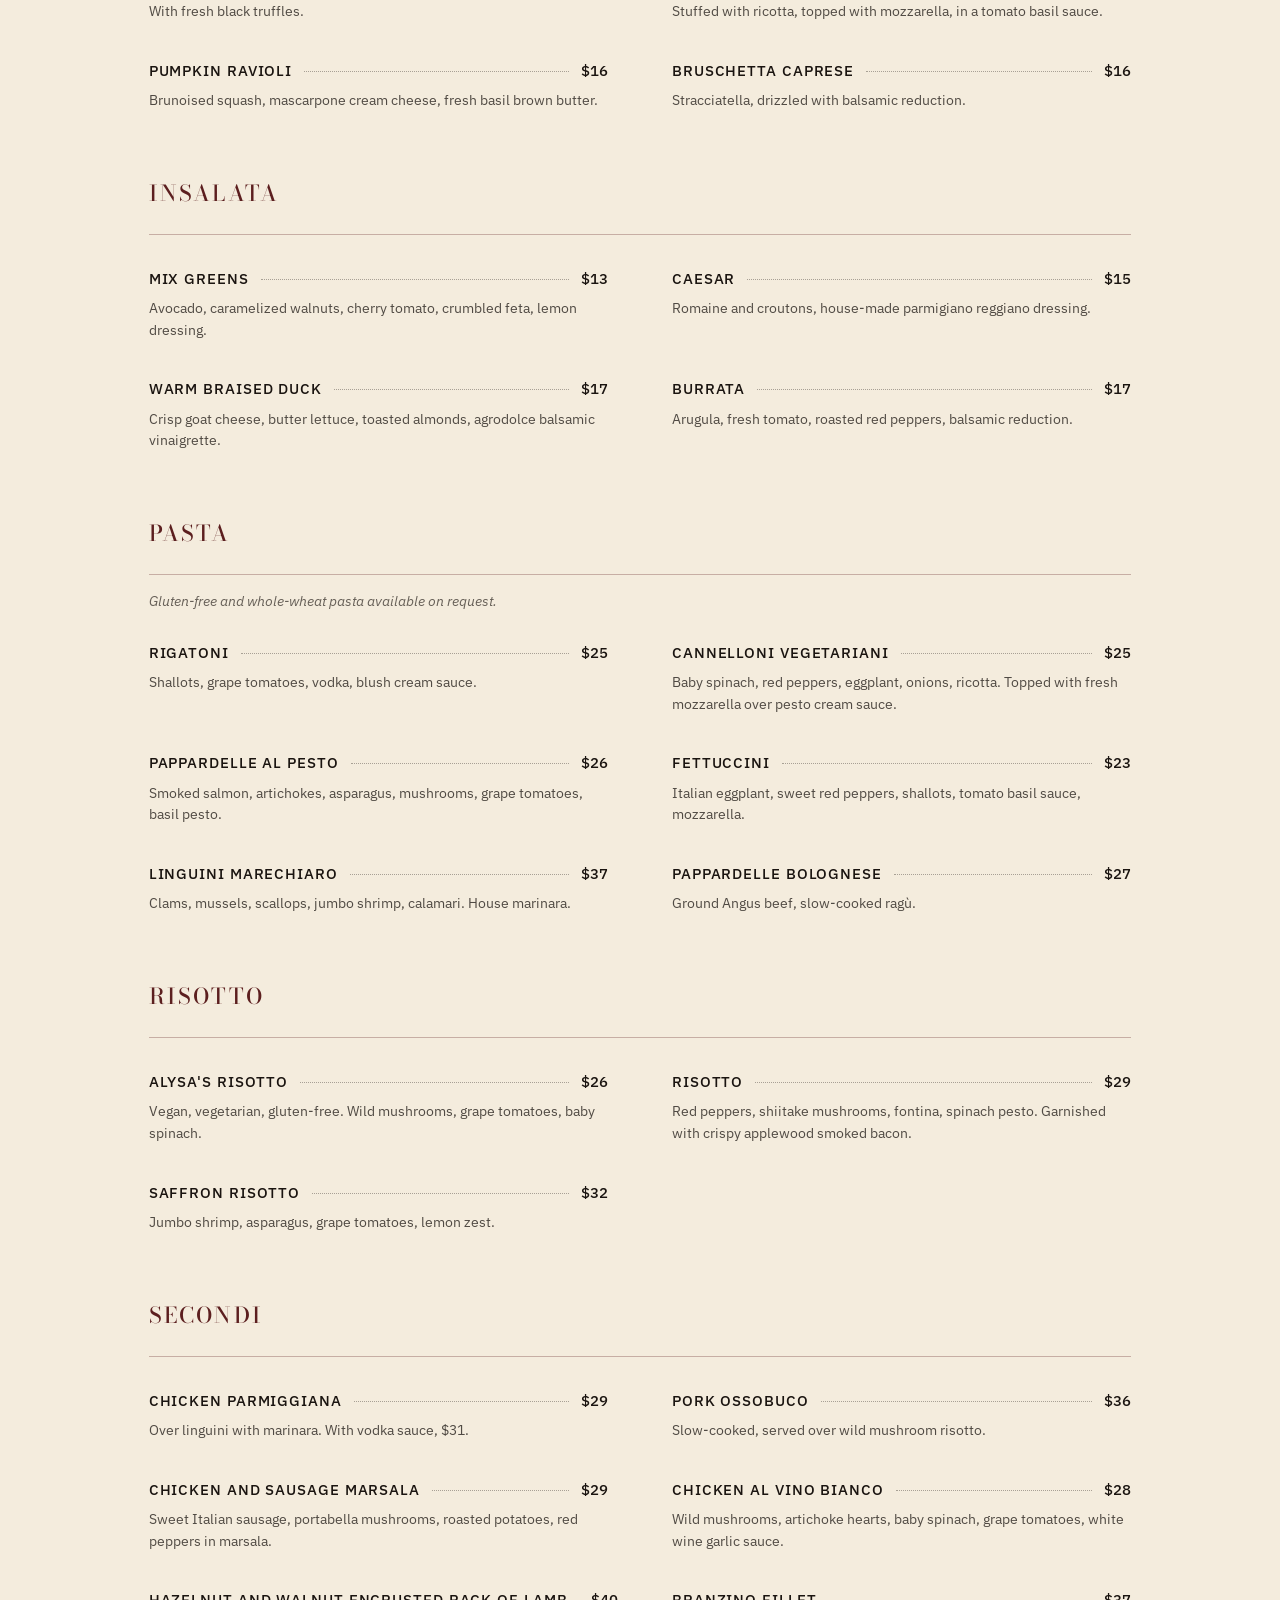
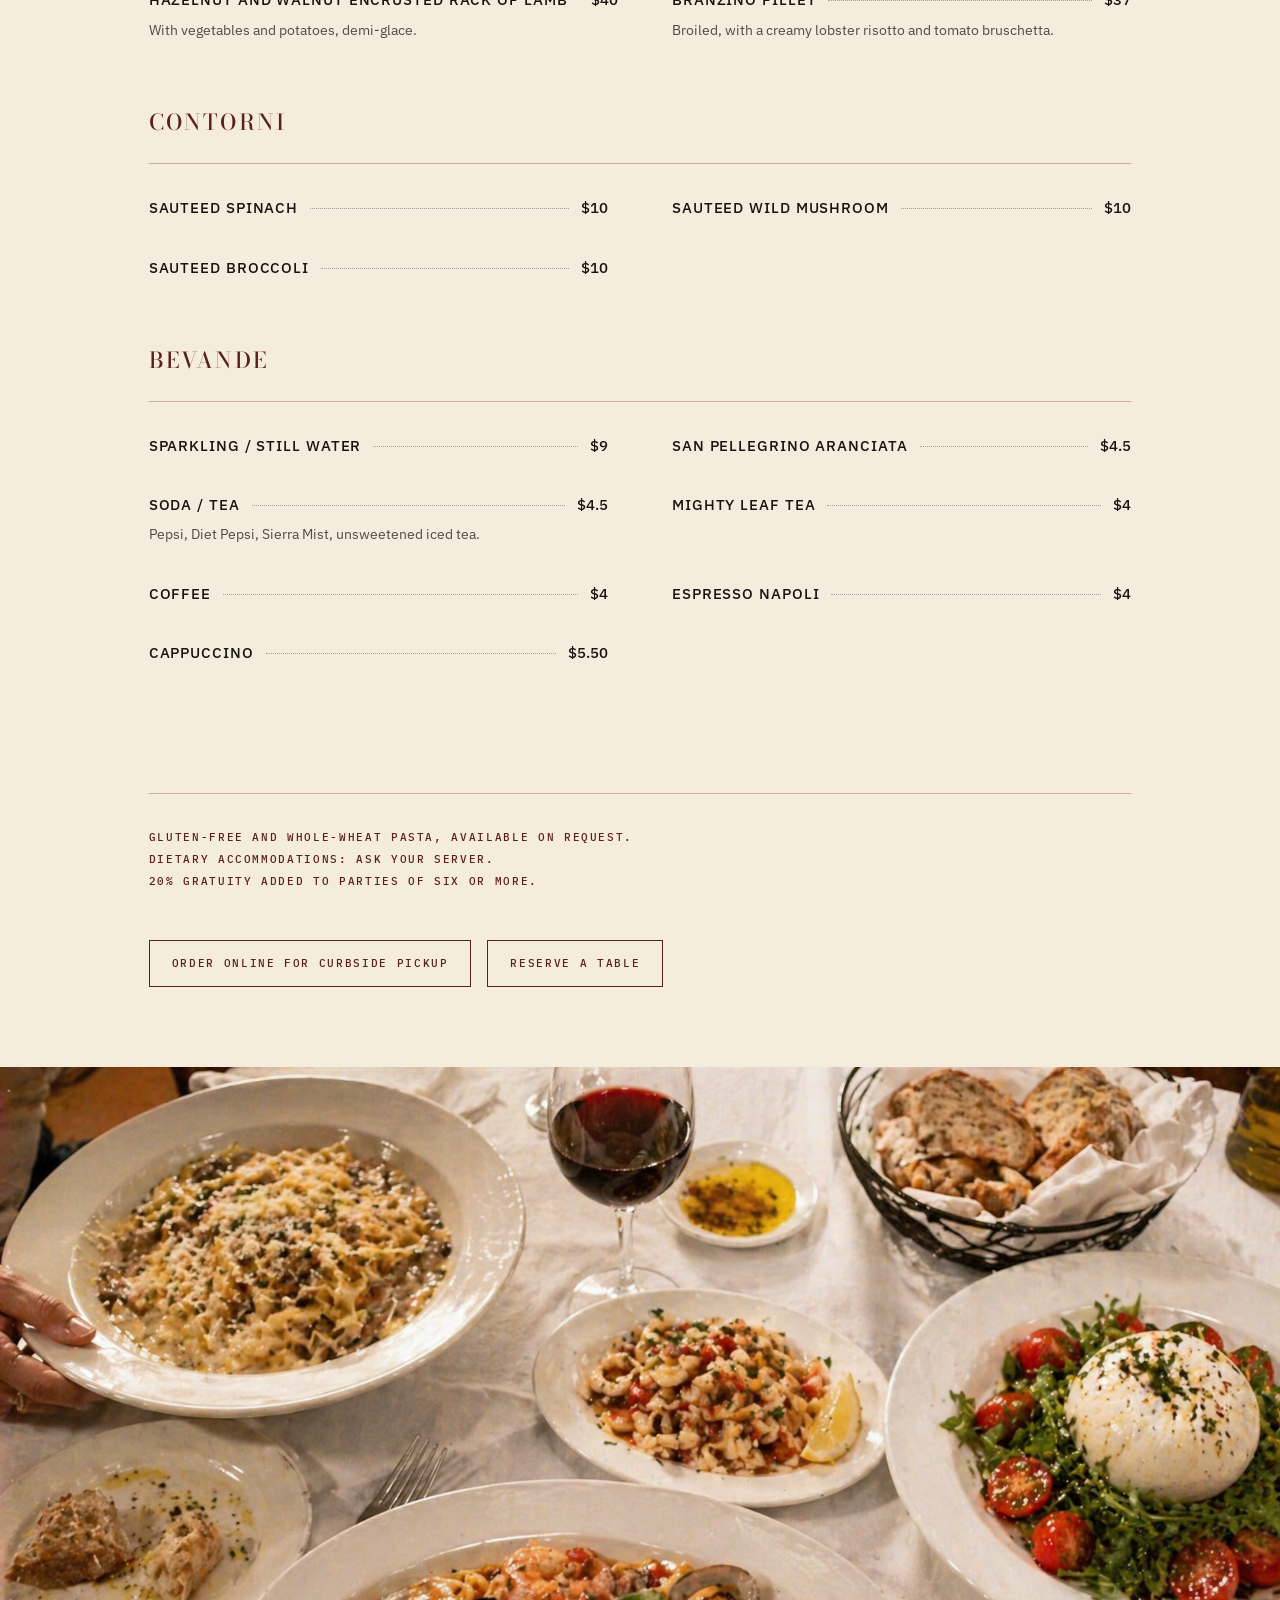
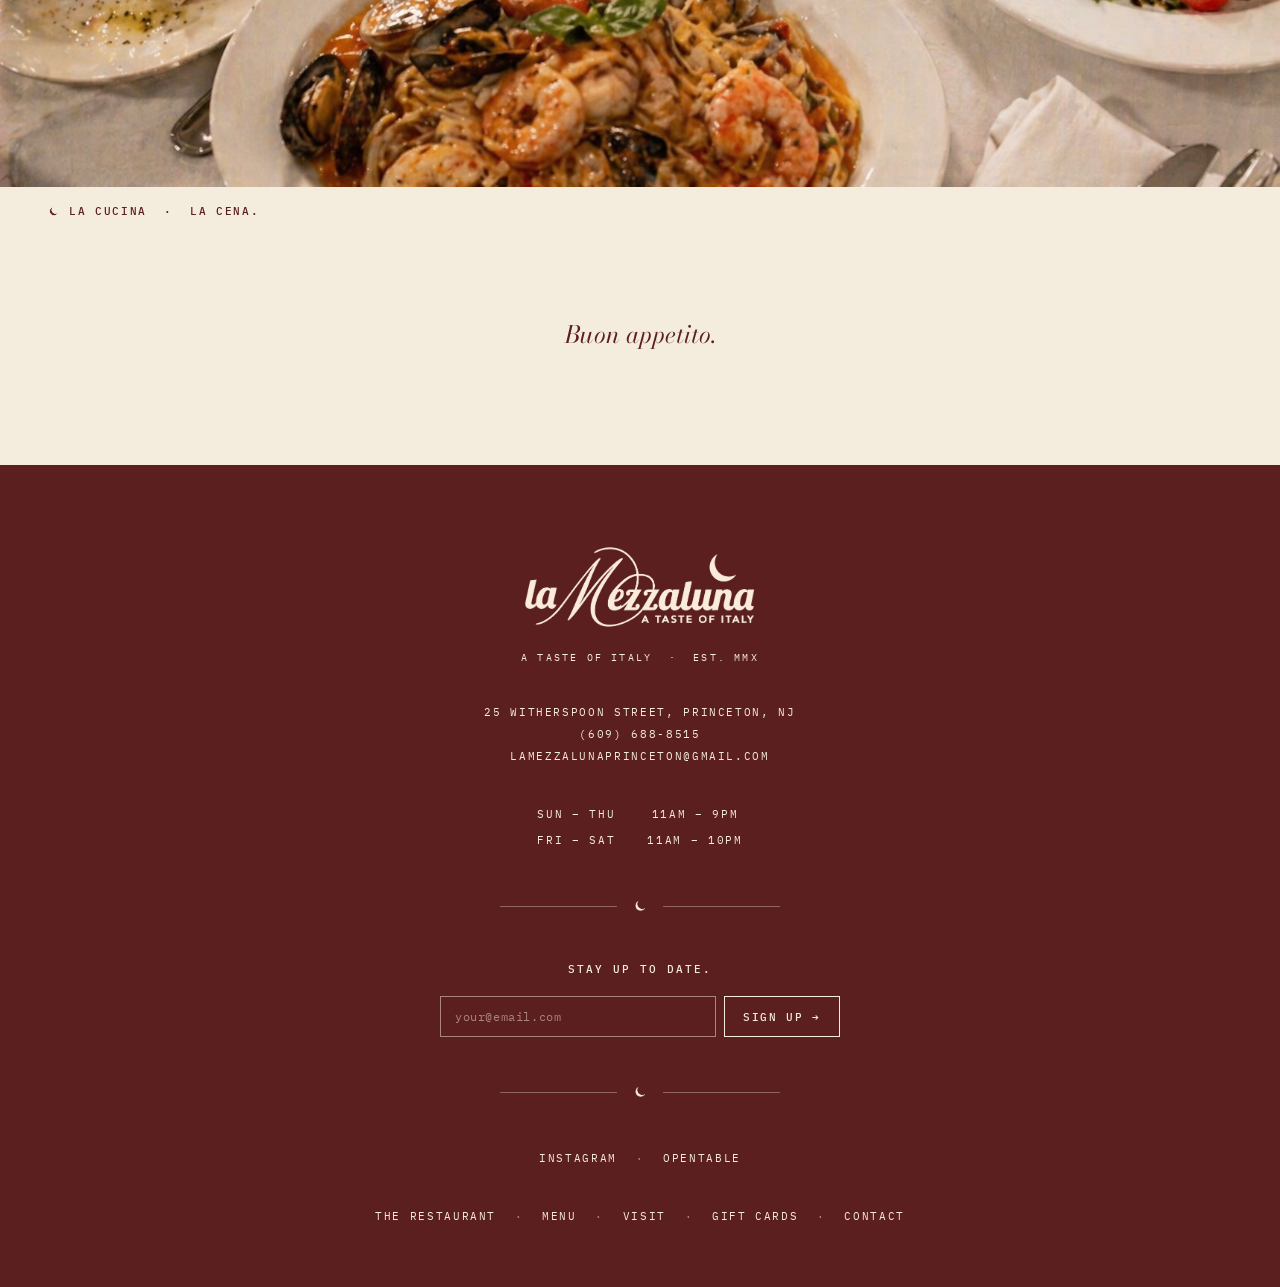
<file: menu.html>
<!doctype html>
<html lang="en">
<head>
<meta charset="utf-8">
<meta name="viewport" content="width=device-width, initial-scale=1">
<title>Menu · La Mezzaluna</title>
<meta name="description" content="Antipasti, pasta, risotto, secondi. A seasonal Northern Italian menu in downtown Princeton.">
<meta name="theme-color" content="#5C1F1F">
<link rel="canonical" href="https://lamezzaluna.com/menu">

<!-- Icons -->
<link rel="icon" href="/favicon.ico" sizes="any">
<link rel="icon" type="image/png" sizes="32x32" href="/favicon-32x32.png">
<link rel="icon" type="image/png" sizes="16x16" href="/favicon-16x16.png">
<link rel="apple-touch-icon" sizes="180x180" href="/apple-touch-icon.png">
<link rel="manifest" href="/site.webmanifest">

<!-- Open Graph -->
<meta property="og:type" content="website">
<meta property="og:site_name" content="La Mezzaluna">
<meta property="og:title" content="Menu · La Mezzaluna">
<meta property="og:description" content="Antipasti, pasta, risotto, secondi. A seasonal Northern Italian menu in downtown Princeton.">
<meta property="og:url" content="https://lamezzaluna.com/menu">
<meta property="og:image" content="https://lamezzaluna.com/og-image.png">
<meta property="og:image:width" content="1200">
<meta property="og:image:height" content="630">

<!-- Twitter -->
<meta name="twitter:card" content="summary_large_image">
<meta name="twitter:title" content="Menu · La Mezzaluna">
<meta name="twitter:description" content="Antipasti, pasta, risotto, secondi. A seasonal Northern Italian menu in downtown Princeton.">
<meta name="twitter:image" content="https://lamezzaluna.com/og-image.png">

<link rel="preconnect" href="https://fonts.googleapis.com">
<link rel="preconnect" href="https://fonts.gstatic.com" crossorigin>
<link href="https://fonts.googleapis.com/css2?family=Bodoni+Moda:ital,wght@0,400;0,500;1,400;1,500&family=IBM+Plex+Mono:wght@400;500&family=IBM+Plex+Sans:wght@400;500;600&display=swap" rel="stylesheet">
<link rel="stylesheet" href="styles.css?v=9">
<style>
  /* Menu specific */
  .menu-tabs {
    grid-column: 2 / span 10;
    display: flex;
    flex-wrap: wrap;
    gap: 32px;
    margin-top: 64px;
    border-bottom: 1px solid var(--hairline);
  }
  .menu-tab {
    font-family: var(--mono);
    text-transform: uppercase;
    letter-spacing: 0.15em;
    font-size: 11px;
    font-weight: 500;
    color: var(--ink);
    padding: 0 0 16px;
    cursor: pointer;
    background: none;
    border: 0;
    border-bottom: 1px solid transparent;
    margin-bottom: -1px;
    transition: color .2s, border-color .2s;
  }
  .menu-tab:hover { color: var(--wine); }
  .menu-tab.active {
    color: var(--wine);
    border-bottom-color: var(--wine);
  }

  .menu-panel {
    grid-column: 2 / span 10;
    margin-top: 64px;
    max-width: 1000px;
  }
  .menu-empty {
    grid-column: 2 / span 10;
    margin-top: 64px;
    font-family: var(--sans);
    font-style: italic;
    font-size: 18px;
    color: rgba(26, 20, 16, 0.5);
  }

  .menu-section {
    margin-bottom: 64px;
  }
  .menu-section-name {
    font-family: var(--serif);
    font-weight: 500;
    color: var(--wine);
    font-size: 22px;
    text-transform: uppercase;
    letter-spacing: 0.1em;
    padding-bottom: 24px;
    margin-bottom: 32px;
    border-bottom: 1px solid var(--hairline);
  }
  .menu-section-note {
    font-family: var(--sans);
    font-style: italic;
    font-size: 14px;
    color: rgba(26, 20, 16, 0.65);
    margin: -16px 0 28px;
  }
  .menu-intro-italic {
    font-family: var(--sans);
    font-style: italic;
    font-size: 16px;
    color: rgba(26, 20, 16, 0.7);
    text-align: center;
    margin: 8px 0 56px;
  }
  .dish-upcharge {
    font-family: var(--sans);
    font-style: italic;
    font-size: 14px;
    color: rgba(26, 20, 16, 0.55);
    padding-left: 16px;
    margin-top: 4px;
    line-height: 1.7;
    font-variant-numeric: tabular-nums;
  }

  .menu-grid {
    display: grid;
    grid-template-columns: 1fr 1fr;
    gap: 36px 64px;
  }
  @media (max-width: 768px) {
    .menu-grid { grid-template-columns: 1fr; gap: 32px; }
    .menu-panel, .menu-tabs, .menu-empty, .menu-notes, .menu-cta { grid-column: 1 / -1 !important; }
  }

  .dish {
    display: flex;
    flex-direction: column;
    gap: 8px;
  }
  .dish-line {
    display: flex;
    align-items: baseline;
    gap: 12px;
    font-family: var(--sans);
    font-weight: 500;
    color: var(--ink);
    font-size: 15px;
  }
  .dish-name {
    text-transform: uppercase;
    letter-spacing: 0.06em;
    flex: 0 0 auto;
  }
  .dish-leader {
    flex: 1 1 auto;
    border-bottom: 1px dotted rgba(26, 20, 16, 0.35);
    transform: translateY(-4px);
  }
  .dish-price {
    flex: 0 0 auto;
    font-variant-numeric: tabular-nums;
  }
  .dish-desc {
    font-family: var(--sans);
    font-weight: 400;
    font-size: 14px;
    color: rgba(26, 20, 16, 0.75);
    line-height: 1.55;
  }

  .menu-notes {
    grid-column: 2 / span 10;
    margin-top: 64px;
    padding-top: 32px;
    border-top: 1px solid var(--hairline);
    font-family: var(--mono);
    text-transform: uppercase;
    letter-spacing: 0.15em;
    font-size: 11px;
    font-weight: 500;
    color: var(--wine);
    line-height: 2;
  }

  .menu-cta {
    grid-column: 2 / span 10;
    margin-top: 48px;
    display: flex;
    gap: 16px;
    flex-wrap: wrap;
  }
</style>
</head>
<body>
<div id="nav-host"></div>

<figure class="hero reveal">
  <div class="hero-frame">
    <img class="hero-img photo-hover" src="img/hero-pasta.png" alt="A plate of linguini marechiaro with clams, mussels, scallops, jumbo shrimp, and calamari in a house marinara." />
  </div>
  <figcaption class="plate-caption">
    <span class="moon" id="cap-moon"></span>
    LA CUCINA &nbsp;·&nbsp; Linguini marechiaro.
  </figcaption>
</figure>

<main class="grid" style="margin-top: 96px;">
  <h1 class="anchor-h med reveal">The kitchen rotates with the season.</h1>

  <p class="body-p reveal">Below is the current dinner menu. Lunch, family-style takeout, and desserts are accessible above. For tonight's specials, ask your server.</p>

  <div class="menu-tabs reveal">
    <button class="menu-tab active" data-tab="dinner">Dinner</button>
    <button class="menu-tab" data-tab="lunch">Lunch</button>
    <button class="menu-tab" data-tab="family">Family Meals (Takeout)</button>
    <button class="menu-tab" data-tab="desserts">Desserts</button>
  </div>

  <!-- DINNER -->
  <div class="menu-panel" data-panel="dinner">

    <div class="menu-section">
      <div class="menu-section-name">Antipasti</div>
      <div class="menu-grid" id="g-antipasti"></div>
    </div>

    <div class="menu-section">
      <div class="menu-section-name">Insalata</div>
      <div class="menu-grid" id="g-insalata"></div>
    </div>

    <div class="menu-section">
      <div class="menu-section-name">Pasta</div>
      <div class="menu-section-note">Gluten-free and whole-wheat pasta available on request.</div>
      <div class="menu-grid" id="g-pasta"></div>
    </div>

    <div class="menu-section">
      <div class="menu-section-name">Risotto</div>
      <div class="menu-grid" id="g-risotto"></div>
    </div>

    <div class="menu-section">
      <div class="menu-section-name">Secondi</div>
      <div class="menu-grid" id="g-secondi"></div>
    </div>

    <div class="menu-section">
      <div class="menu-section-name">Contorni</div>
      <div class="menu-grid" id="g-contorni"></div>
    </div>

    <div class="menu-section">
      <div class="menu-section-name">Bevande</div>
      <div class="menu-grid" id="g-bevande"></div>
    </div>
  </div>

  <div class="menu-panel" data-panel="lunch" hidden>

    <div class="menu-section">
      <div class="menu-section-name">Antipasti</div>
      <div class="menu-grid" id="g-l-antipasti"></div>
    </div>

    <div class="menu-section">
      <div class="menu-section-name">Insalata</div>
      <div class="menu-grid" id="g-l-insalata"></div>
    </div>

    <div class="menu-section">
      <div class="menu-section-name">Pasta</div>
      <div class="menu-section-note">Gluten-free and whole-wheat pasta available on request.</div>
      <div class="menu-grid" id="g-l-pasta"></div>
    </div>

    <div class="menu-section">
      <div class="menu-section-name">Risotto</div>
      <div class="menu-grid" id="g-l-risotto"></div>
    </div>

    <div class="menu-section">
      <div class="menu-section-name">Secondi</div>
      <div class="menu-grid" id="g-l-secondi"></div>
    </div>

    <div class="menu-section">
      <div class="menu-section-name">Sandwiches</div>
      <div class="menu-section-note">Served with homemade fries or salad.</div>
      <div class="menu-grid" id="g-l-sandwiches"></div>
    </div>

    <div class="menu-section">
      <div class="menu-section-name">Bevande</div>
      <div class="menu-grid" id="g-l-bevande"></div>
    </div>
  </div>

  <div class="menu-panel" data-panel="family" hidden>
    <div class="menu-intro-italic">Family trays serve four to six people.</div>

    <div class="menu-section">
      <div class="menu-section-name">Antipasti</div>
      <div class="menu-grid" id="g-f-antipasti"></div>
    </div>

    <div class="menu-section">
      <div class="menu-section-name">Pasta</div>
      <div class="menu-grid" id="g-f-pasta"></div>
    </div>

    <div class="menu-section">
      <div class="menu-section-name">Secondi</div>
      <div class="menu-grid" id="g-f-secondi"></div>
    </div>

    <div class="menu-section">
      <div class="menu-section-name">Dolci</div>
      <div class="menu-grid" id="g-f-dolci"></div>
    </div>
  </div>

  <div class="menu-panel" data-panel="desserts" hidden>
    <div class="menu-section">
      <div class="menu-section-name">Dolci</div>
      <div class="menu-grid" id="g-d-dolci"></div>
    </div>
  </div>

  <div class="menu-notes reveal">
    Gluten-free and whole-wheat pasta, available on request.<br>
    Dietary accommodations: ask your server.<br>
    20% gratuity added to parties of six or more.
  </div>

  <div class="menu-cta reveal">
    <a class="btn" href="https://app.getyomojo.com/mojoweb/?vendor=QWtkWXGFDM" target="_blank" rel="noopener">Order Online for Curbside Pickup</a>
    <a class="btn" href="visit.html#reservations">Reserve a Table</a>
  </div>
</main>

<figure class="extra-plate reveal" style="margin-top: 80px;">
  <div class="hero-frame">
    <img class="hero-img photo-hover" src="img/tabletop-spread.png" alt="A spread of plates on the tabletop — pasta with shaved cheese, calamari salad, marechiaro, burrata with greens, bread, and a glass of red wine." />
  </div>
  <figcaption class="plate-caption">
    <span class="moon" id="cap-moon-2"></span>
    LA CUCINA &nbsp;·&nbsp; La cena.
  </figcaption>
</figure>

<main class="grid">
  <div class="closing reveal" style="grid-column: 1 / -1;">Buon appetito.</div>
</main>

<div id="footer-host"></div>

<style>
  .extra-plate { width: 100%; }
  .extra-plate .hero-frame { overflow: hidden; }
  .extra-plate .hero-img { width: 100%; aspect-ratio: 16/9; object-fit: cover; }
</style>
<script src="chrome.js?v=9"></script>
<script>
  LM.mountChrome('menu.html');
  document.getElementById('cap-moon').innerHTML = LM.crescent(11);
  document.getElementById('cap-moon-2').innerHTML = LM.crescent(11);

  // ---- Menu data ----
  // Dish tuples: [name, price, desc] OR [name, price, desc, upcharges[]] where upcharges = [['label', 'delta'], ...]
  const MENUS = {
    d: {
      antipasti: [
      ['Calamari Fritti', '19', 'With balsamic glaze and marinara.'],
      ['Arancini', '15', 'Homemade rice balls, mozzarella and peas, blush cream sauce.'],
      ['Truffle Gnocchi', '19', 'With fresh black truffles.'],
      ['Eggplant Rollantini', '14', 'Stuffed with ricotta, topped with mozzarella, in a tomato basil sauce.'],
      ['Pumpkin Ravioli', '16', 'Brunoised squash, mascarpone cream cheese, fresh basil brown butter.'],
      ['Bruschetta Caprese', '16', 'Stracciatella, drizzled with balsamic reduction.'],
    ],
      insalata: [
      ['Mix Greens', '13', 'Avocado, caramelized walnuts, cherry tomato, crumbled feta, lemon dressing.'],
      ['Caesar', '15', 'Romaine and croutons, house-made parmigiano reggiano dressing.'],
      ['Warm Braised Duck', '17', 'Crisp goat cheese, butter lettuce, toasted almonds, agrodolce balsamic vinaigrette.'],
      ['Burrata', '17', 'Arugula, fresh tomato, roasted red peppers, balsamic reduction.'],
    ],
      pasta: [
      ['Rigatoni', '25', 'Shallots, grape tomatoes, vodka, blush cream sauce.'],
      ['Cannelloni Vegetariani', '25', 'Baby spinach, red peppers, eggplant, onions, ricotta. Topped with fresh mozzarella over pesto cream sauce.'],
      ['Pappardelle al Pesto', '26', 'Smoked salmon, artichokes, asparagus, mushrooms, grape tomatoes, basil pesto.'],
      ['Fettuccini', '23', 'Italian eggplant, sweet red peppers, shallots, tomato basil sauce, mozzarella.'],
      ['Linguini Marechiaro', '37', 'Clams, mussels, scallops, jumbo shrimp, calamari. House marinara.'],
      ['Pappardelle Bolognese', '27', 'Ground Angus beef, slow-cooked ragù.'],
    ],
      risotto: [
      ["Alysa's Risotto", '26', 'Vegan, vegetarian, gluten-free. Wild mushrooms, grape tomatoes, baby spinach.'],
      ['Risotto', '29', 'Red peppers, shiitake mushrooms, fontina, spinach pesto. Garnished with crispy applewood smoked bacon.'],
      ['Saffron Risotto', '32', 'Jumbo shrimp, asparagus, grape tomatoes, lemon zest.'],
    ],
      secondi: [
      ['Chicken Parmiggiana', '29', 'Over linguini with marinara. With vodka sauce, $31.'],
      ['Pork Ossobuco', '36', 'Slow-cooked, served over wild mushroom risotto.'],
      ['Chicken and Sausage Marsala', '29', 'Sweet Italian sausage, portabella mushrooms, roasted potatoes, red peppers in marsala.'],
      ['Chicken al Vino Bianco', '28', 'Wild mushrooms, artichoke hearts, baby spinach, grape tomatoes, white wine garlic sauce.'],
      ['Hazelnut and Walnut Encrusted Rack of Lamb', '40', 'With vegetables and potatoes, demi-glace.'],
      ['Branzino Fillet', '37', 'Broiled, with a creamy lobster risotto and tomato bruschetta.'],
    ],
      contorni: [
      ['Sauteed Spinach', '10', ''],
      ['Sauteed Wild Mushroom', '10', ''],
      ['Sauteed Broccoli', '10', ''],
    ],
      bevande: [
      ['Sparkling / Still Water', '9', ''],
      ['San Pellegrino Aranciata', '4.5', ''],
      ['Soda / Tea', '4.5', 'Pepsi, Diet Pepsi, Sierra Mist, unsweetened iced tea.'],
      ['Mighty Leaf Tea', '4', ''],
      ['Coffee', '4', ''],
      ['Espresso Napoli', '4', ''],
      ['Cappuccino', '5.50', ''],
    ],
    },
    l: {
      antipasti: [
        ['Calamari Fritti', '19', 'With balsamic glaze and marinara.'],
        ['Arancini', '15', 'Homemade rice balls, mozzarella and peas, blush cream sauce.'],
        ['Truffle Gnocchi', '19', 'With fresh black truffles.'],
        ['Eggplant Rollantini', '14', 'Stuffed with ricotta, topped with mozzarella, in a tomato basil sauce.'],
        ['Bruschetta Caprese', '16', 'Stracciatella, drizzled with balsamic reduction.'],
      ],
      insalata: [
        ['Tuna', '18', 'Peppercorn-encrusted sushi-grade tuna over baby spinach, lemon vinaigrette.'],
        ['Steak', '18', 'N.Y. strip steak over baby spinach, caramelized walnuts, lemon vinaigrette.'],
        ['Organic Greens', '11', 'Gorgonzola, grape tomatoes, balsamic vinaigrette.', [['with grilled chicken', '+$5'], ['with grilled shrimp', '+$8']]],
        ['Caesar', '12', 'Romaine, house-made croutons, parmigiano reggiano dressing.', [['with grilled chicken', '+$4'], ['with grilled shrimp', '+$7']]],
        ['Warm Braised Duck', '18', 'Crisp goat cheese, butter lettuce, toasted almonds, agrodolce vinaigrette.'],
      ],
      pasta: [
        ['Linguini Seafood', '25', 'Clams, mussels, bay scallops, calamari, rock shrimp in marinara.'],
        ['Rigatoni', '20', 'Shallots, grape tomatoes, vodka, blush cream sauce.'],
        ['Fettuccini', '18', 'Italian eggplant, sweet red peppers, caramelized shallots, tomato basil, mozzarella.'],
        ['Pappardelle al Pesto', '19', 'Smoked salmon, artichokes, asparagus, mushrooms, grape tomatoes, garlic olive oil pesto.'],
        ['Pappardelle Bolognese', '19', 'Ground Angus beef, slow-cooked ragù.'],
      ],
      risotto: [
        ["Alysa's Risotto", '19', 'Vegan, vegetarian, gluten-free. Wild mushrooms, grape tomatoes, baby spinach.'],
        ['Risotto', '21', 'Red peppers, shiitake mushrooms, fontina, spinach pesto. Crispy applewood smoked bacon.'],
        ['Saffron Risotto', '24', 'Jumbo shrimp, asparagus, grape tomatoes, lemon zest.'],
      ],
      secondi: [
        ['Chicken Parmiggiana', '21', 'With linguini. Vodka sauce option, $23.'],
        ['Chicken and Sausage Marsala', '21', 'Sweet Italian sausage, portabella mushrooms, roasted potatoes, red peppers, marsala.'],
        ['Chicken al Vino Bianco', '20', 'Wild mushrooms, artichoke hearts, baby spinach, grape tomatoes, white wine garlic.'],
        ['Hazelnut and Walnut Encrusted Rack of Lamb', '30', 'With vegetables, potatoes, demi-glace.'],
        ['Branzino Fillet', '27', 'Broiled, herb risotto, tomato bruschetta.'],
      ],
      sandwiches: [
        ['Eggplant or Chicken Parmiggiana', '14', 'Marinara, mozzarella.'],
        ['Steak', '19', 'Caramelized onions, mushrooms, mozzarella.'],
        ['Grilled Chicken', '15', 'Fresh mozzarella, prosciutto di Parma, pesto.'],
        ['Caprese', '14', 'Fresh mozzarella, tomato, roasted red peppers, basil.'],
      ],
      bevande: [
        ['Sparkling / Still Water', '9', ''],
        ['San Pellegrino Aranciata', '4.5', ''],
        ['Soda / Tea', '4.5', 'Pepsi, Diet Pepsi, Sierra Mist, unsweetened iced tea.'],
        ['Mighty Leaf Tea', '4', ''],
        ['Coffee', '4', ''],
        ['Espresso Napoli', '4', ''],
        ['Cappuccino', '5.50', ''],
      ],
    },
    f: {
      antipasti: [
        ['Mussels', '45', 'Sautéed with grape tomatoes and white wine.'],
        ['Eggplant Rollatini', '45', 'Stuffed with ricotta, topped with mozzarella, fresh tomato basil sauce.'],
        ['Organic Greens', '45', 'Gorgonzola, grape tomatoes, homemade vinaigrette.'],
        ['Caesar Salad', '47', 'Romaine in homemade Caesar dressing, fresh croutons.'],
        ['Chicken Tenders', '47', 'Deep-fried, with homemade fries.'],
      ],
      pasta: [
        ['Rigatoni', '60', 'Tomato basil sauce, eggplant, sweet red peppers, caramelized shallots, mozzarella.'],
        ['Rigatoni Bolognese', '60', 'Hearty homemade beef ragù.'],
        ['Rigatoni Vodka', '70', 'Vodka, heavy cream, grape tomatoes, shallots.'],
      ],
      secondi: [
        ['Chicken Parmiggiana', '75', 'Shallow-fried chicken breast in hearty marinara, fresh mozzarella.'],
        ['Chicken Marsala', '75', 'Marsala wine, sweet Italian sausage, portobello mushrooms, roasted potatoes, red pepper.'],
        ['Chicken al Vino Bianco', '75', 'White wine, garlic, artichoke hearts, wild mushrooms, asparagus, grape tomatoes.'],
        ['Chicken Marinara', '75', 'Light marinara, basil, baby spinach, ricotta, fresh mozzarella.'],
      ],
      dolci: [
        ['Dessert Tray', '45', 'Ricotta cheesecake, fritters, tiramisu.'],
      ],
    },
    d2: {
      dolci: [
        ['Tiramisu', '13', 'Ladyfingers in espresso and amaretto, mascarpone mousse, dusted sugar.'],
        ['Affogato', '13', 'House-made vanilla gelato, creamy espresso.'],
        ['Traditional Crème Brûlée', '13', 'Silky vanilla custard, caramelized sugar.'],
        ['Ricotta Cheesecake', '13', 'Whipped cream, marinated berries.'],
        ['Seasonal Fruit Flambé', '19', 'Prepared tableside over house-made gelato. Not available for takeout.'],
        ['Ricotta Fritters', '13', 'Shallow-fried ricotta, semi-sweet chocolate morsels, dusted sugar, house chocolate sauce.'],
      ],
    },
  };

  function renderSection(hostId, items) {
    const host = document.getElementById(hostId);
    if (!host) return;
    host.innerHTML = items.map((row) => {
      const [name, price, desc, upcharges] = row;
      const upHtml = upcharges ? upcharges.map(([label, delta]) =>
        `<div class="dish-upcharge">${label}<span style="float:right;">${delta}</span></div>`
      ).join('') : '';
      return `
        <div class="dish">
          <div class="dish-line">
            <span class="dish-name">${name}</span>
            <span class="dish-leader"></span>
            <span class="dish-price">$${price}</span>
          </div>
          ${desc ? `<div class="dish-desc">${desc}</div>` : ''}
          ${upHtml}
        </div>
      `;
    }).join('');
  }

  // Map menu prefix -> id prefix used in markup
  const PREFIX = { d: 'g-', l: 'g-l-', f: 'g-f-', d2: 'g-d-' };
  Object.keys(MENUS).forEach(menuKey => {
    const sections = MENUS[menuKey];
    Object.keys(sections).forEach(sectionKey => {
      renderSection(PREFIX[menuKey] + sectionKey, sections[sectionKey]);
    });
  });

  // Tabs
  const tabs = document.querySelectorAll('.menu-tab');
  const panels = document.querySelectorAll('[data-panel]');
  tabs.forEach(t => {
    t.addEventListener('click', () => {
      const target = t.dataset.tab;
      tabs.forEach(x => x.classList.toggle('active', x === t));
      panels.forEach(p => {
        const match = p.dataset.panel === target;
        p.hidden = !match;
      });
    });
  });
</script>
</body>
</html>
</file>
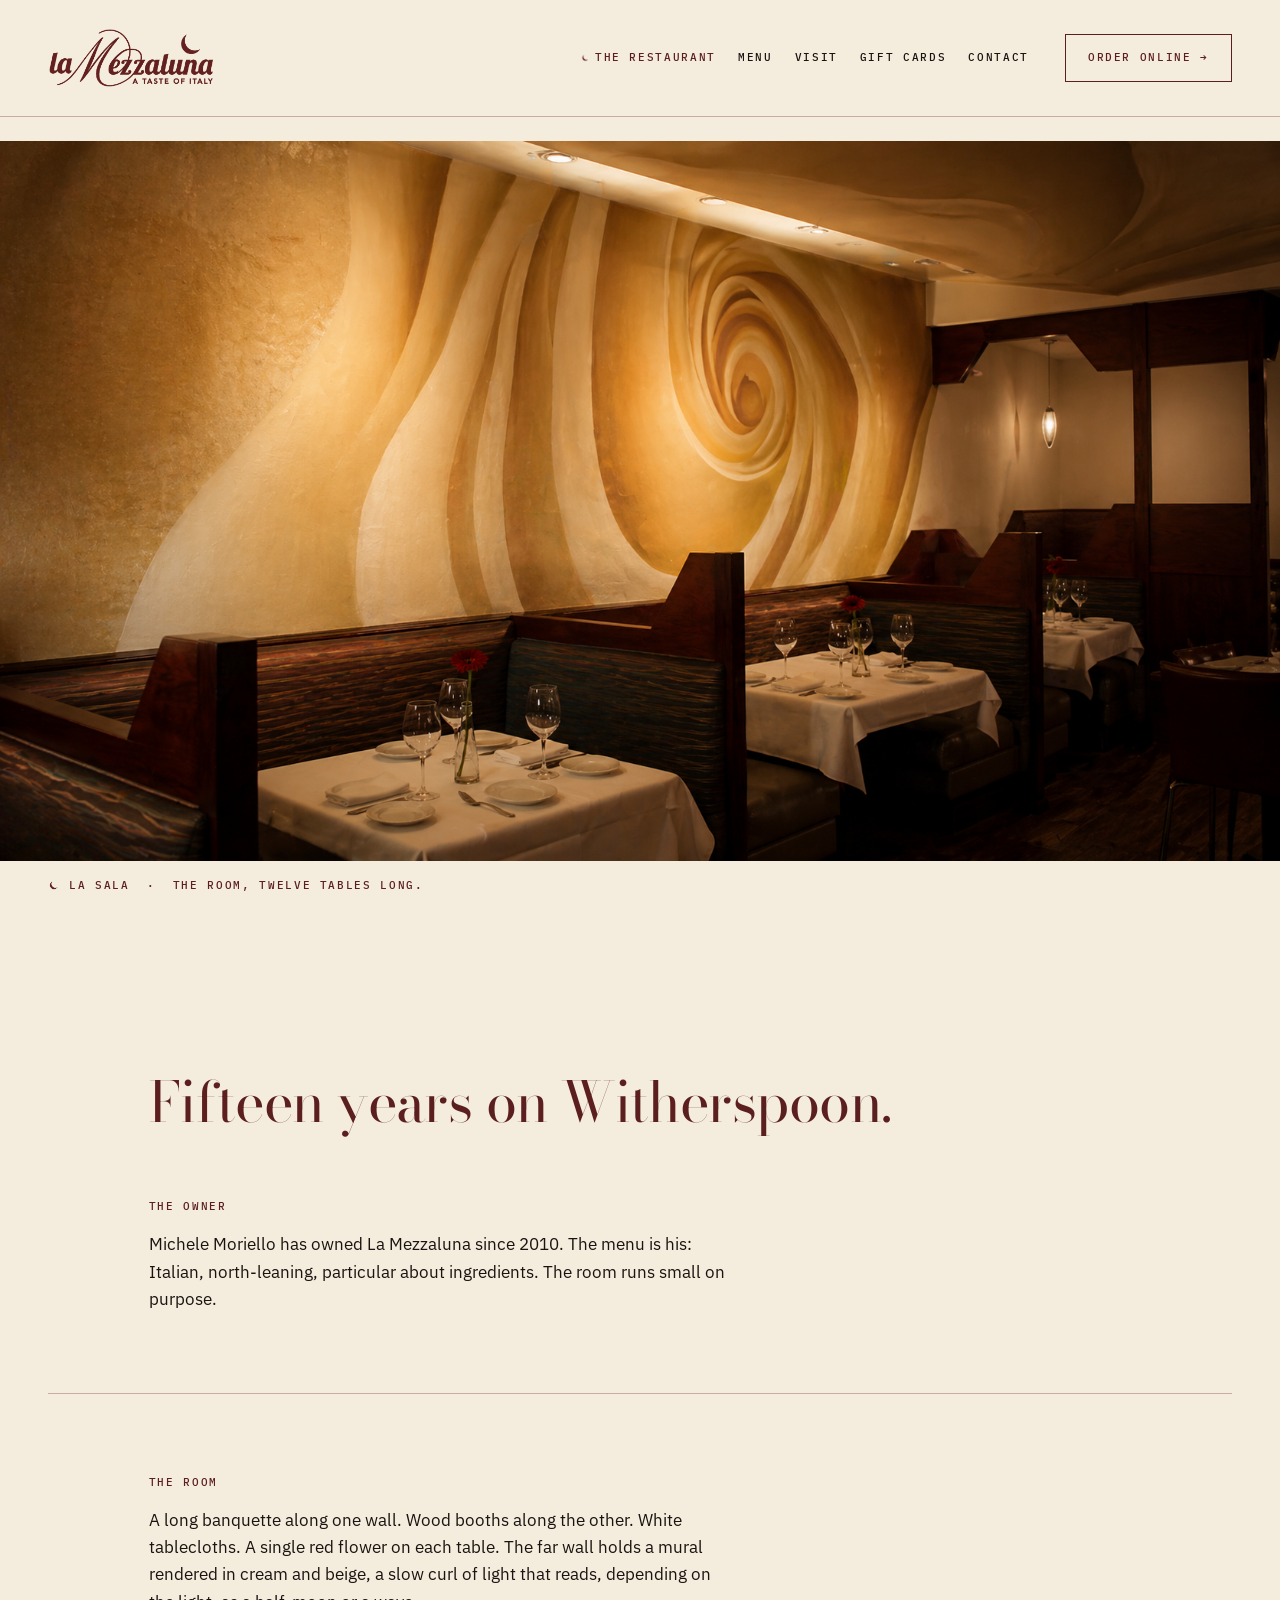
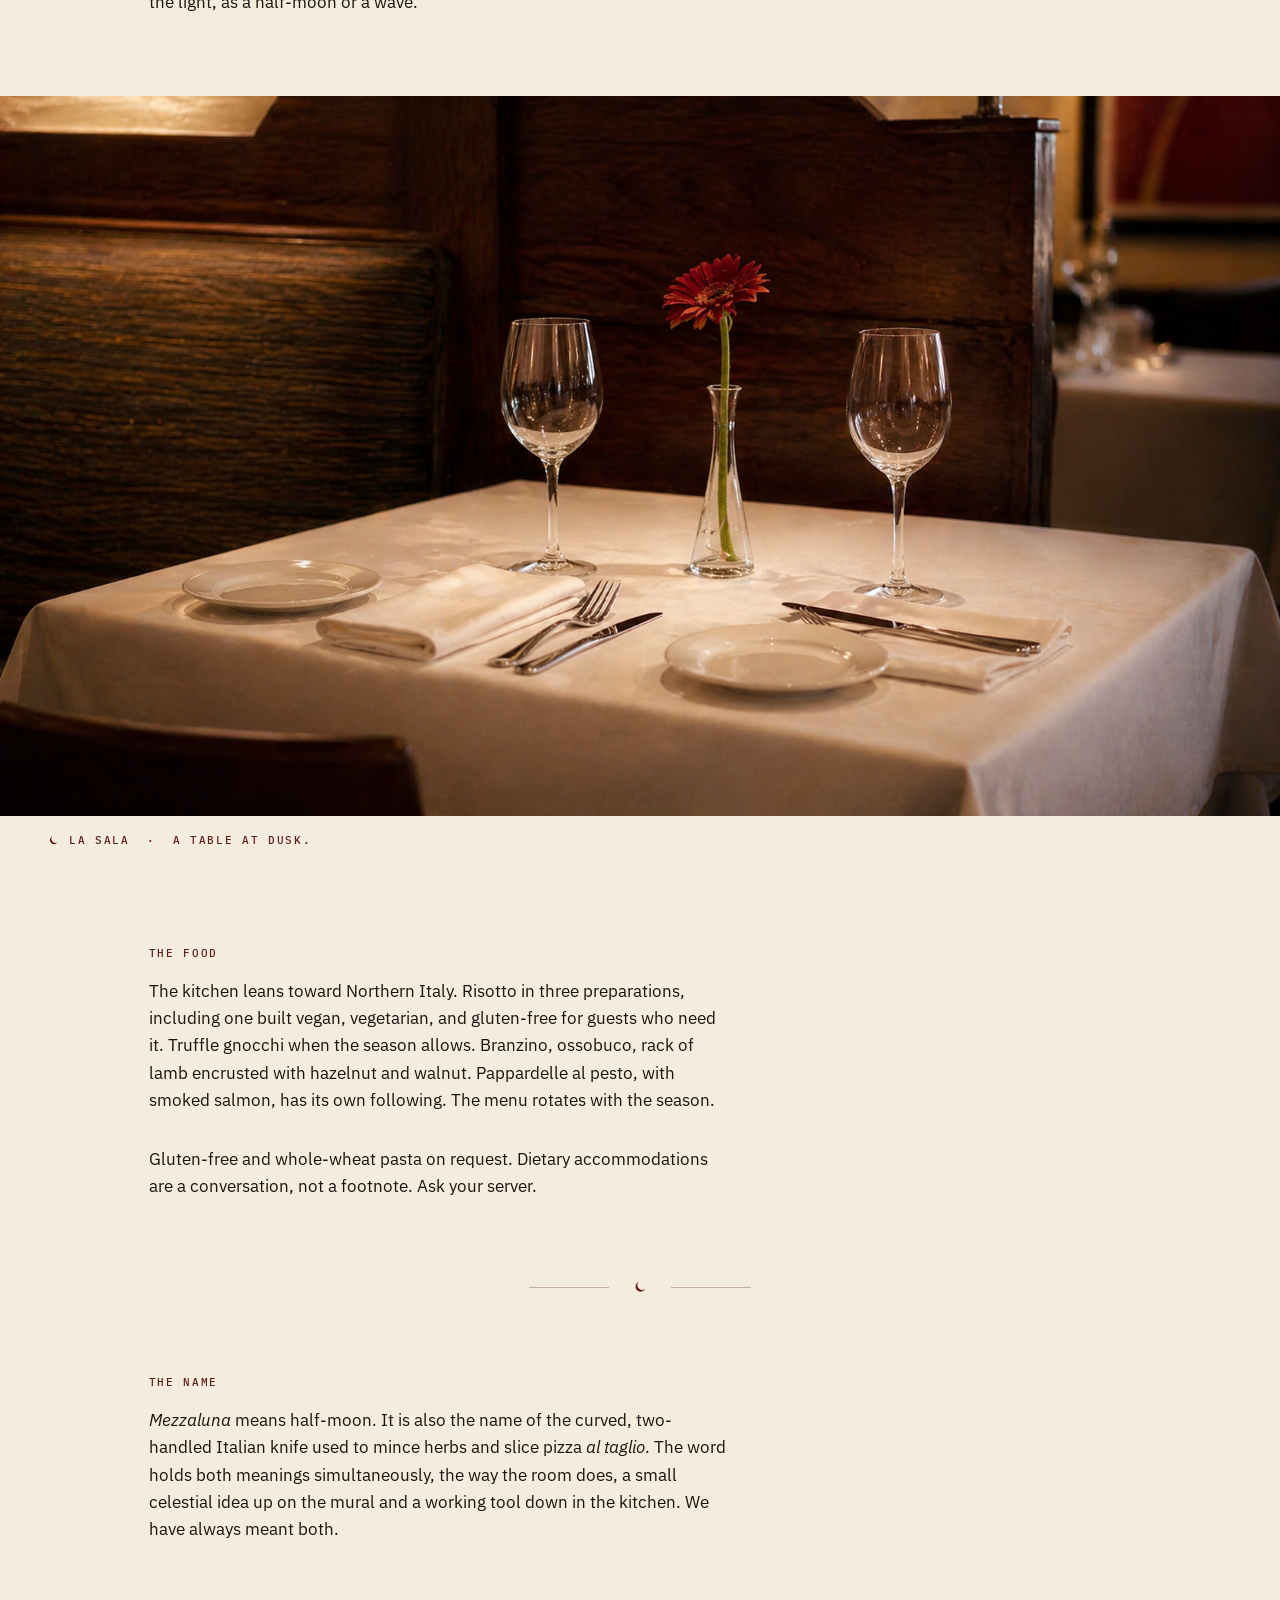
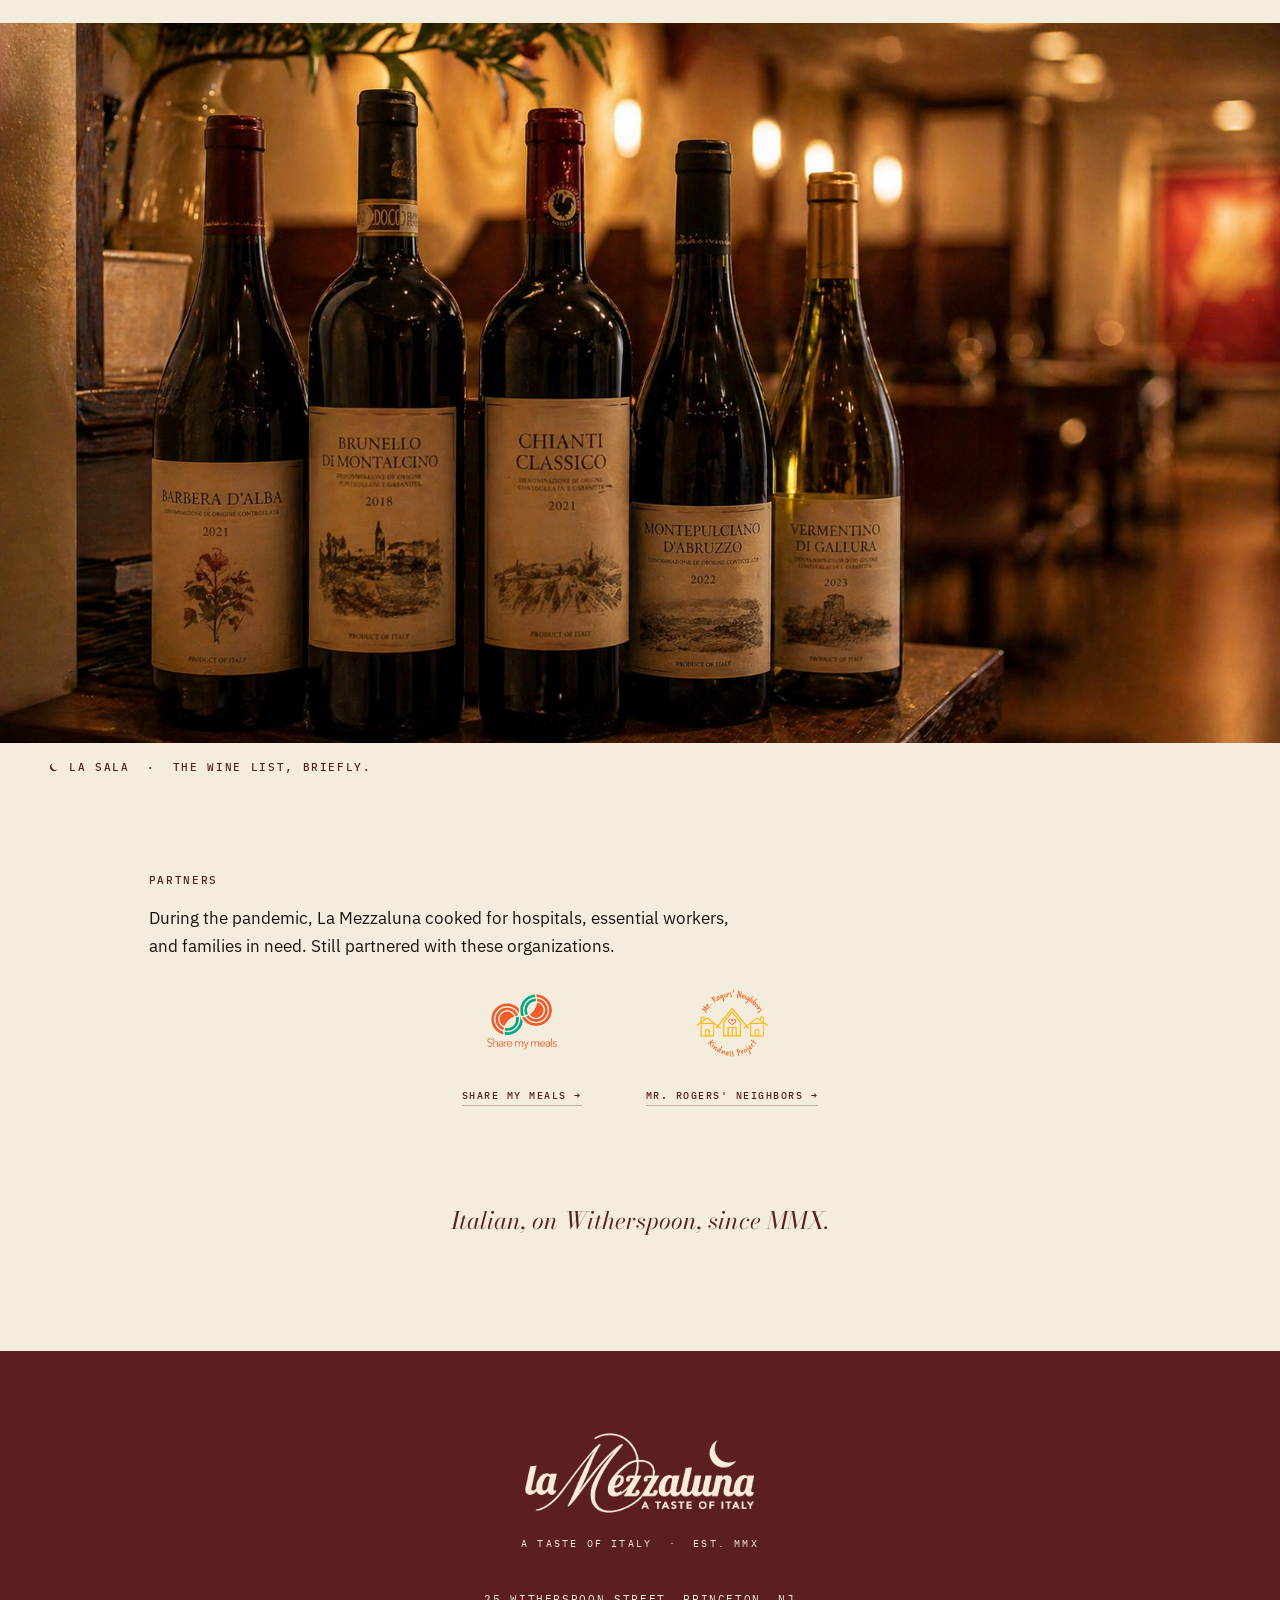
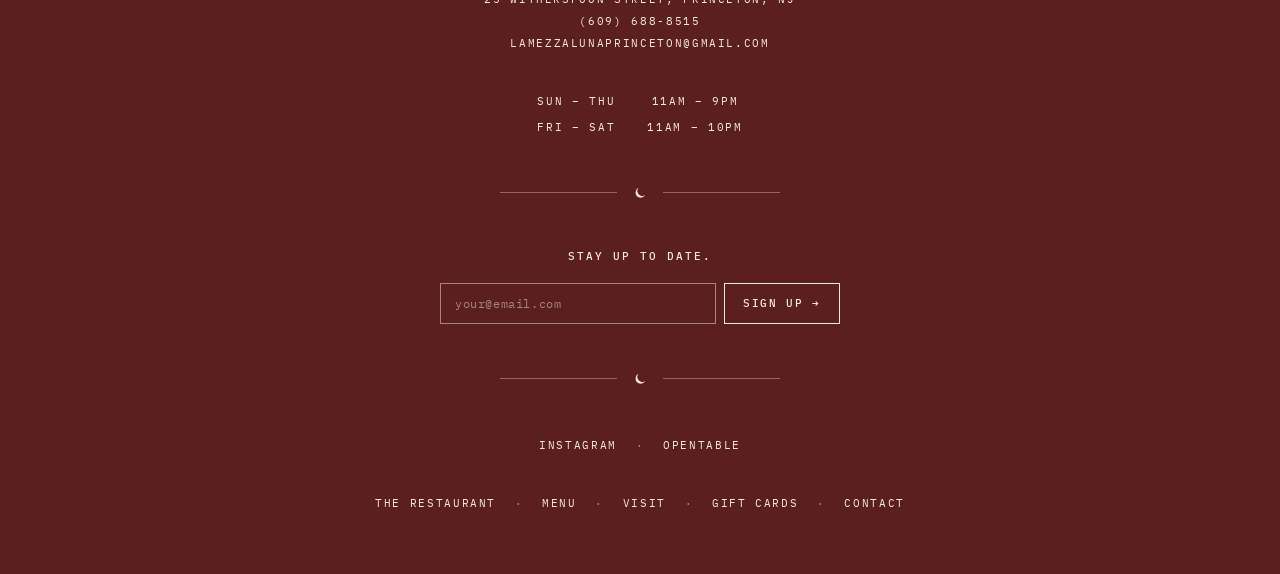
<file: restaurant.html>
<!doctype html>
<html lang="en">
<head>
<meta charset="utf-8">
<meta name="viewport" content="width=device-width, initial-scale=1">
<title>The Restaurant · La Mezzaluna</title>
<meta name="description" content="Owner-operated since 2010. Northern Italian, on Witherspoon Street in Princeton.">
<meta name="theme-color" content="#5C1F1F">
<link rel="canonical" href="https://lamezzaluna.com/restaurant">

<!-- Icons -->
<link rel="icon" href="/favicon.ico" sizes="any">
<link rel="icon" type="image/png" sizes="32x32" href="/favicon-32x32.png">
<link rel="icon" type="image/png" sizes="16x16" href="/favicon-16x16.png">
<link rel="apple-touch-icon" sizes="180x180" href="/apple-touch-icon.png">
<link rel="manifest" href="/site.webmanifest">

<!-- Open Graph -->
<meta property="og:type" content="website">
<meta property="og:site_name" content="La Mezzaluna">
<meta property="og:title" content="The Restaurant · La Mezzaluna">
<meta property="og:description" content="Owner-operated since 2010. Northern Italian, on Witherspoon Street in Princeton.">
<meta property="og:url" content="https://lamezzaluna.com/restaurant">
<meta property="og:image" content="https://lamezzaluna.com/og-image.png">
<meta property="og:image:width" content="1200">
<meta property="og:image:height" content="630">

<!-- Twitter -->
<meta name="twitter:card" content="summary_large_image">
<meta name="twitter:title" content="The Restaurant · La Mezzaluna">
<meta name="twitter:description" content="Owner-operated since 2010. Northern Italian, on Witherspoon Street in Princeton.">
<meta name="twitter:image" content="https://lamezzaluna.com/og-image.png">

<link rel="preconnect" href="https://fonts.googleapis.com">
<link rel="preconnect" href="https://fonts.gstatic.com" crossorigin>
<link href="https://fonts.googleapis.com/css2?family=Bodoni+Moda:ital,wght@0,400;0,500;1,400;1,500&family=IBM+Plex+Mono:wght@400;500&family=IBM+Plex+Sans:wght@400;500;600&display=swap" rel="stylesheet">
<link rel="stylesheet" href="styles.css?v=9">
<style>
  .partners { grid-column: 2 / span 10; margin-top: 16px; display: flex; justify-content: center; gap: 64px; flex-wrap: wrap; }
  .partner { display: flex; flex-direction: column; align-items: center; gap: 16px; max-width: 200px; }
  .partner img { height: 96px; width: auto; object-fit: contain; }
  .partner .cap { font-family: var(--mono); text-transform: uppercase; letter-spacing: 0.15em; font-size: 10px; color: var(--wine); font-weight: 500; border-bottom: 1px solid var(--hairline); padding-bottom: 2px; transition: opacity .2s; }
  .partner:hover .cap { opacity: 0.7; }
  .extra-plate { width: 100%; margin: 80px 0 0; }
  .extra-plate .hero-frame { overflow: hidden; }
  .extra-plate .hero-img { width: 100%; aspect-ratio: 16/9; object-fit: cover; }
</style>
</head>
<body>
<div id="nav-host"></div>

<figure class="hero reveal">
  <div class="hero-frame">
    <img class="hero-img photo-hover" src="img/dining-room-banquette.png" alt="The dining room interior, looking down a long banquette with white-clothed tables along one wall and wood booths along the other." />
  </div>
  <figcaption class="plate-caption">
    <span class="moon" id="cap-moon"></span>
    LA SALA &nbsp;·&nbsp; The room, twelve tables long.
  </figcaption>
</figure>

<main class="grid" style="margin-top: 96px;">
  <h1 class="anchor-h smaller reveal">Fifteen years on Witherspoon.</h1>
  <div style="grid-column: 1 / -1; height: 64px;"></div>

  <div class="sub-block reveal">
    <div class="label">The Owner</div>
    <p>Michele Moriello has owned La Mezzaluna since 2010. The menu is his: Italian, north-leaning, particular about ingredients. The room runs small on purpose.</p>
  </div>

  <div class="section-break"></div>

  <div class="sub-block reveal">
    <div class="label">The Room</div>
    <p>A long banquette along one wall. Wood booths along the other. White tablecloths. A single red flower on each table. The far wall holds a mural rendered in cream and beige, a slow curl of light that reads, depending on the light, as a half-moon or a wave.</p>
  </div>
</main>

<figure class="extra-plate reveal">
  <div class="hero-frame">
    <img class="hero-img photo-hover" src="img/set-table-detail.png" alt="A set table at dusk: white cloth, two wineglasses, a single red flower." />
  </div>
  <figcaption class="plate-caption">
    <span class="moon" id="cap-moon-2"></span>
    LA SALA &nbsp;·&nbsp; A table at dusk.
  </figcaption>
</figure>

<main class="grid" style="margin-top: 96px;">
  <div class="sub-block reveal">
    <div class="label">The Food</div>
    <p>The kitchen leans toward Northern Italy. Risotto in three preparations, including one built vegan, vegetarian, and gluten-free for guests who need it. Truffle gnocchi when the season allows. Branzino, ossobuco, rack of lamb encrusted with hazelnut and walnut. Pappardelle al pesto, with smoked salmon, has its own following. The menu rotates with the season.</p>
    <p style="margin-top:16px;">Gluten-free and whole-wheat pasta on request. Dietary accommodations are a conversation, not a footnote. Ask your server.</p>
  </div>

  <div class="section-break-moon reveal">
    <span class="rule"></span>
    <span class="moon" id="break-moon"></span>
    <span class="rule"></span>
  </div>

  <div class="sub-block reveal">
    <div class="label">The Name</div>
    <p><em>Mezzaluna</em> means half-moon. It is also the name of the curved, two-handled Italian knife used to mince herbs and slice pizza <em>al taglio</em>. The word holds both meanings simultaneously, the way the room does, a small celestial idea up on the mural and a working tool down in the kitchen. We have always meant both.</p>
  </div>
</main>

<figure class="extra-plate reveal">
  <div class="hero-frame">
    <img class="hero-img photo-hover" src="img/wine-bottles.png" alt="A row of Italian wine bottles — Barbera d'Alba, Brunello di Montalcino, Chianti Classico, Montepulciano d'Abruzzo, Vermentino di Gallura." />
  </div>
  <figcaption class="plate-caption">
    <span class="moon" id="cap-moon-3"></span>
    LA SALA &nbsp;·&nbsp; The wine list, briefly.
  </figcaption>
</figure>

<main class="grid" style="margin-top: 96px;">
  <div class="sub-block reveal">
    <div class="label">Partners</div>
    <p>During the pandemic, La Mezzaluna cooked for hospitals, essential workers, and families in need. Still partnered with these organizations.</p>
  </div>

  <div class="partners reveal">
    <a class="partner" href="https://sharemymeals.org/" target="_blank" rel="noopener">
      <img src="img/share-my-meals-logo.png" alt="Share My Meals logo." />
      <span class="cap">Share My Meals →</span>
    </a>
    <a class="partner" href="#" target="_blank" rel="noopener">
      <img src="img/mr-rogers-neighbors-logo.png" alt="Mr. Rogers' Neighbors Kindness Project logo." />
      <span class="cap">Mr. Rogers' Neighbors →</span>
    </a>
  </div>

  <div class="closing reveal" style="grid-column: 1 / -1;">Italian, on Witherspoon, since MMX.</div>
</main>

<div id="footer-host"></div>

<script src="chrome.js?v=9"></script>
<script>
  LM.mountChrome('restaurant.html');
  document.getElementById('cap-moon').innerHTML = LM.crescent(11);
  document.getElementById('cap-moon-2').innerHTML = LM.crescent(11);
  document.getElementById('cap-moon-3').innerHTML = LM.crescent(11);
  document.getElementById('break-moon').innerHTML = LM.crescent(14);
</script>
</body>
</html>
</file>
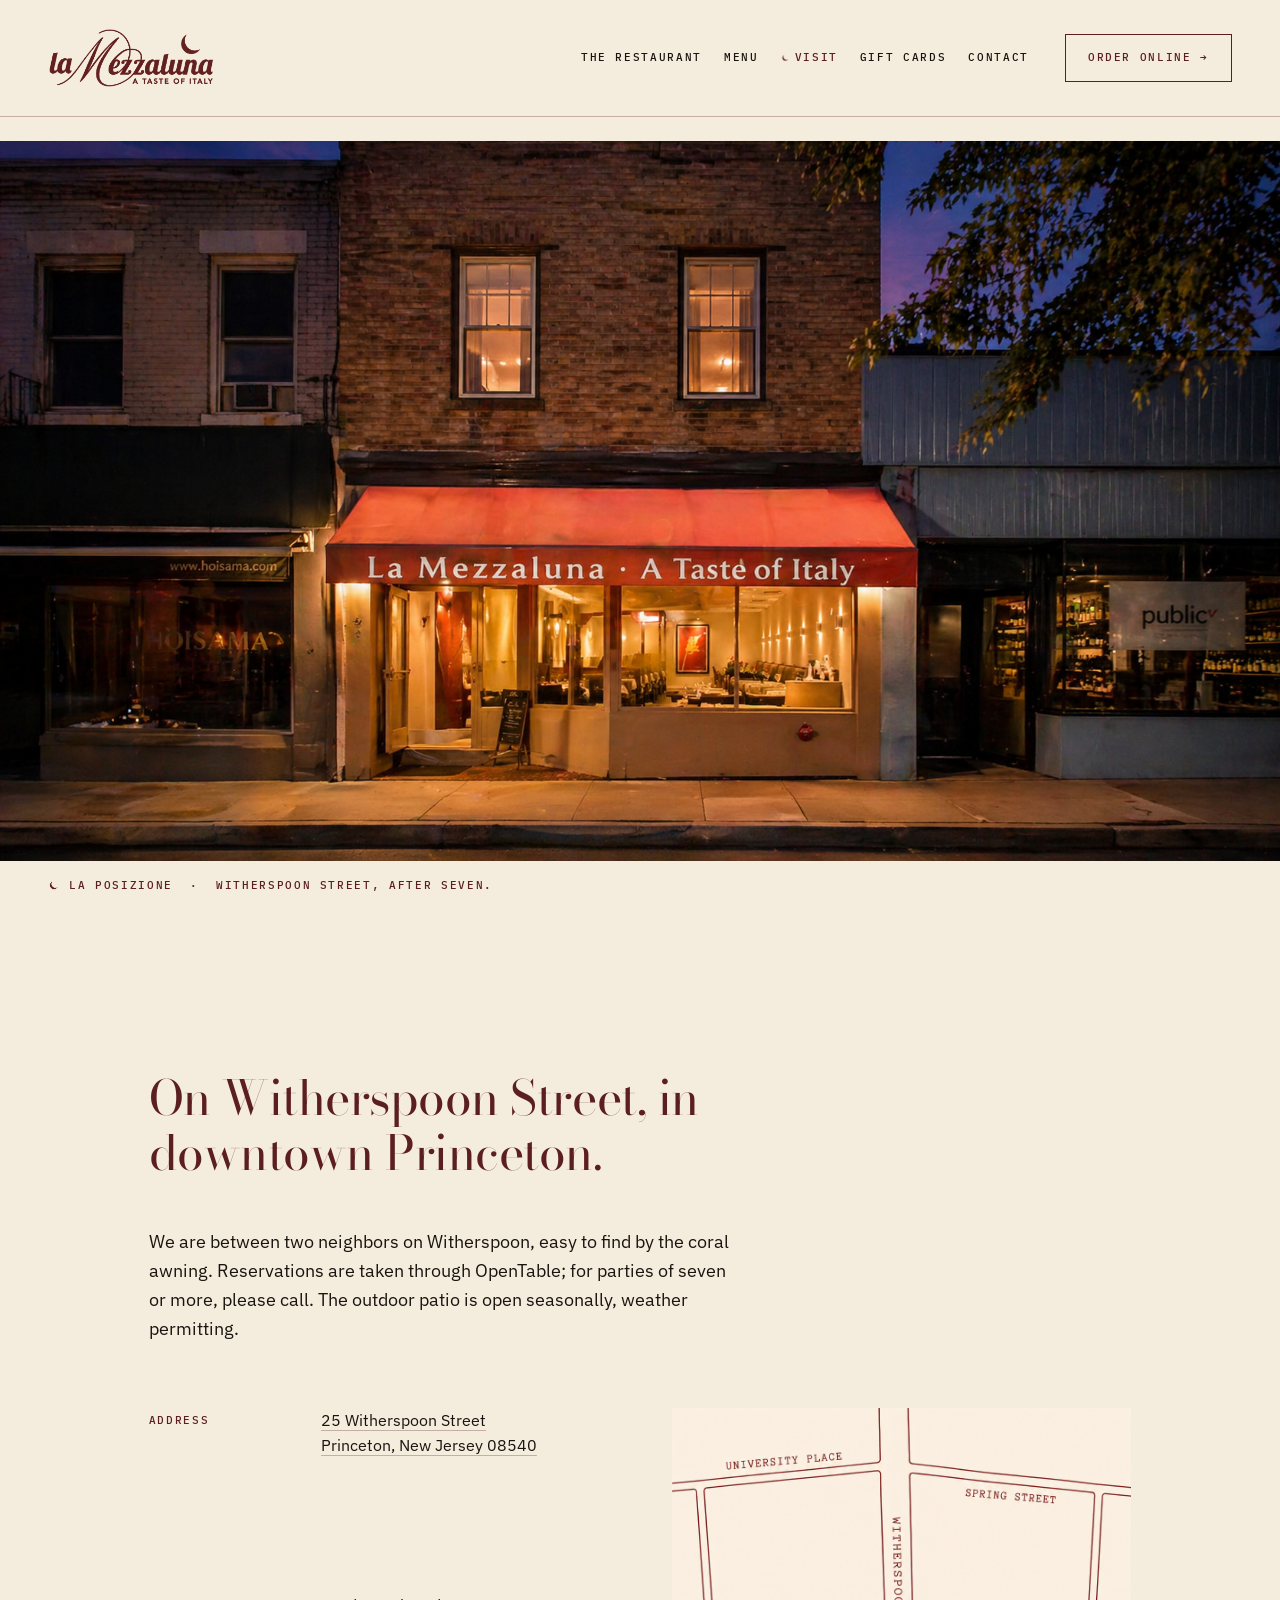
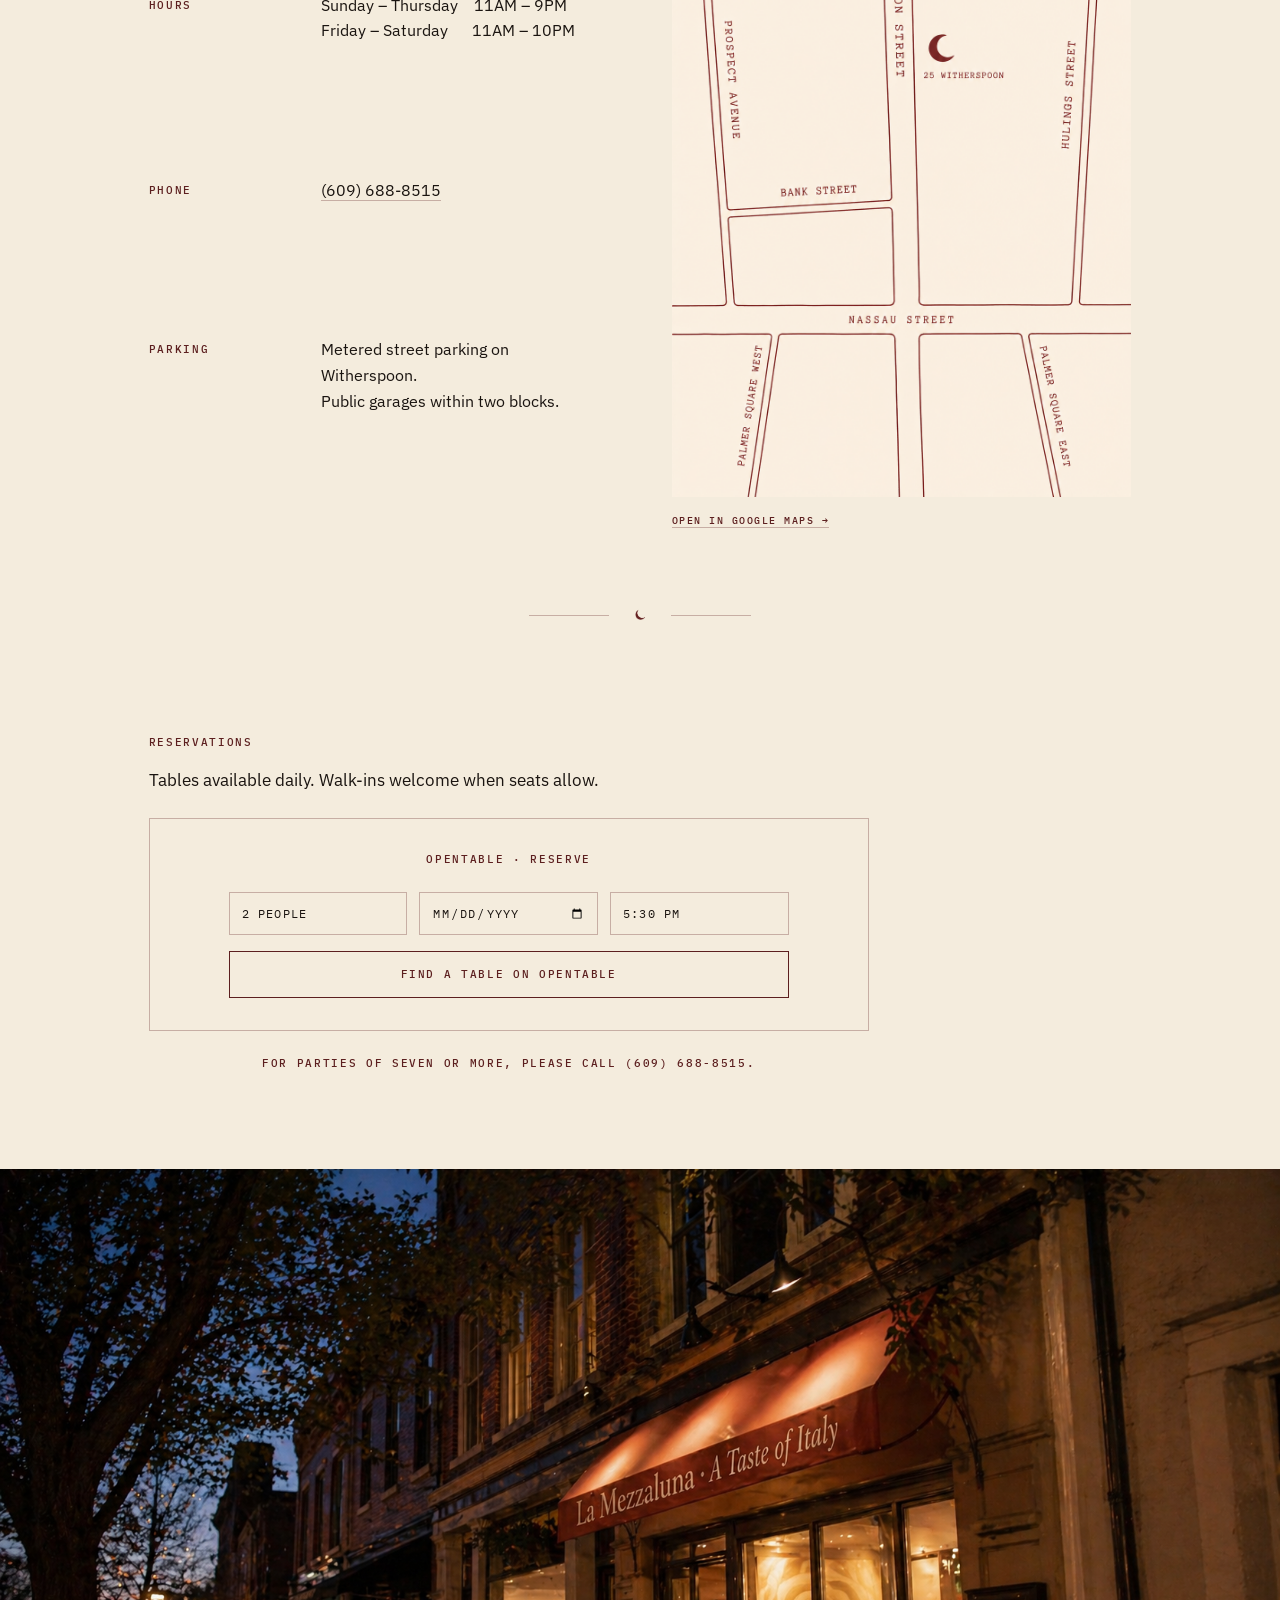
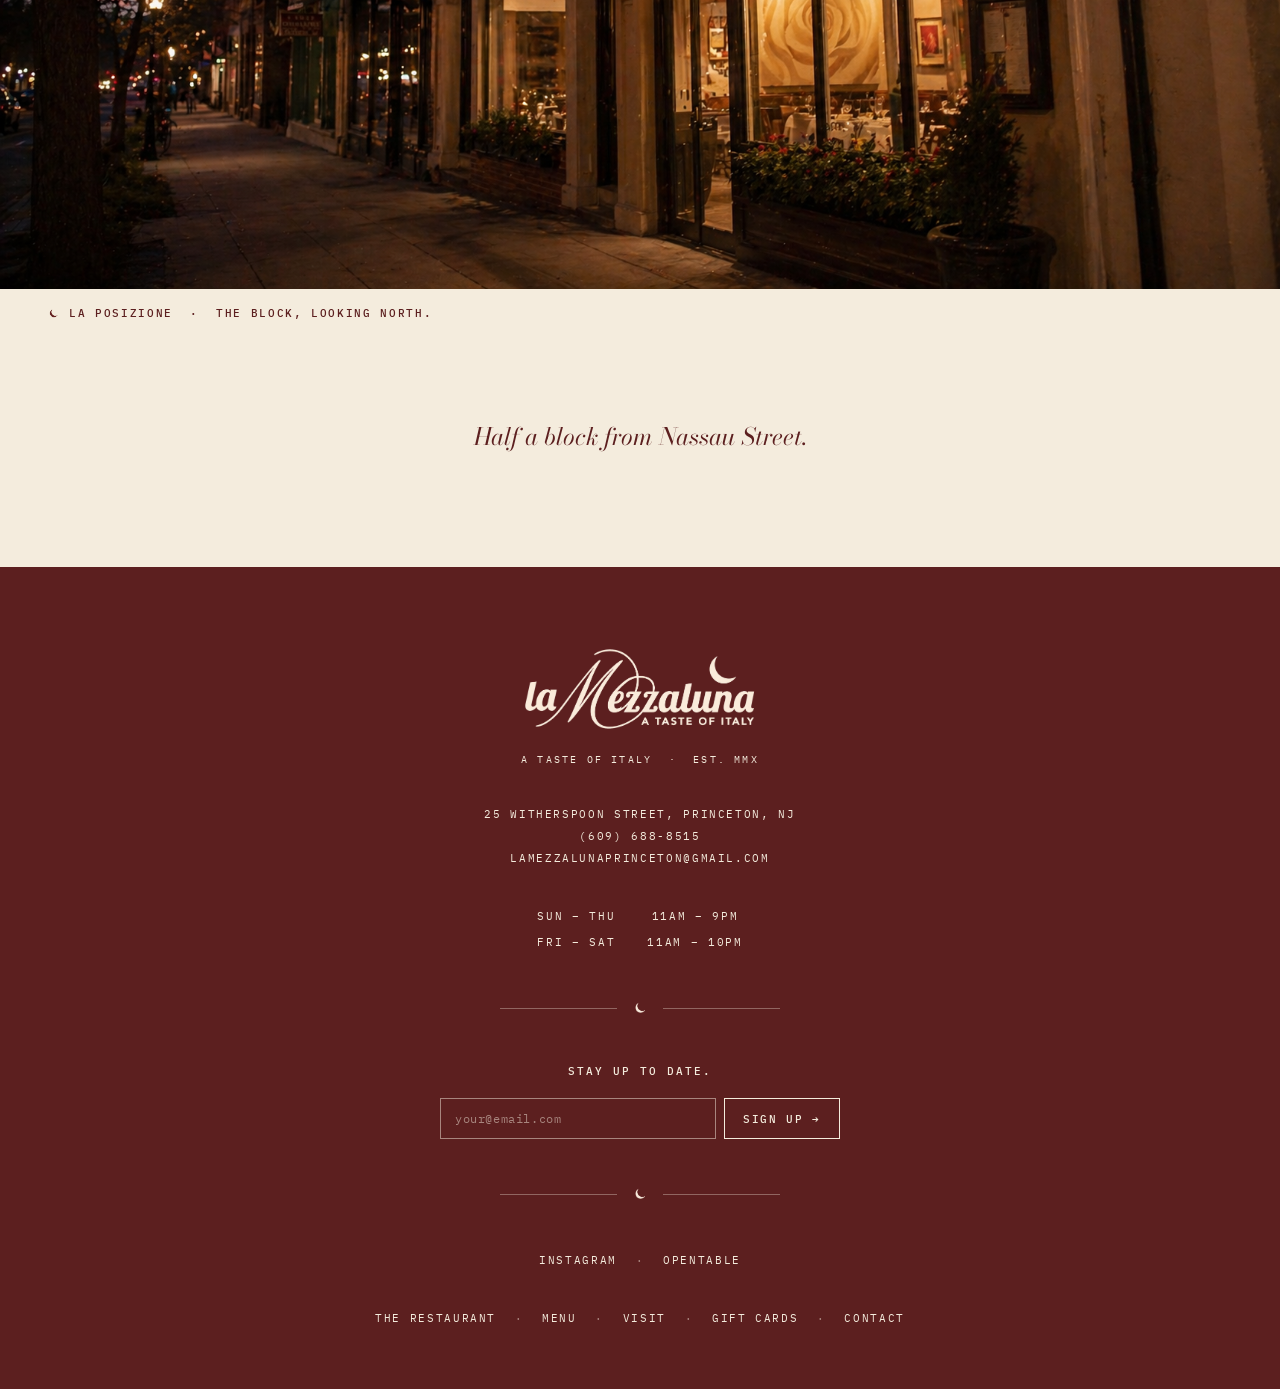
<file: visit.html>
<!doctype html>
<html lang="en">
<head>
<meta charset="utf-8">
<meta name="viewport" content="width=device-width, initial-scale=1">
<title>Visit · La Mezzaluna</title>
<meta name="description" content="25 Witherspoon Street, Princeton, NJ. Reservations through OpenTable. Open daily.">
<meta name="theme-color" content="#5C1F1F">
<link rel="canonical" href="https://lamezzaluna.com/visit">

<!-- Icons -->
<link rel="icon" href="/favicon.ico" sizes="any">
<link rel="icon" type="image/png" sizes="32x32" href="/favicon-32x32.png">
<link rel="icon" type="image/png" sizes="16x16" href="/favicon-16x16.png">
<link rel="apple-touch-icon" sizes="180x180" href="/apple-touch-icon.png">
<link rel="manifest" href="/site.webmanifest">

<!-- Open Graph -->
<meta property="og:type" content="website">
<meta property="og:site_name" content="La Mezzaluna">
<meta property="og:title" content="Visit · La Mezzaluna">
<meta property="og:description" content="25 Witherspoon Street, Princeton, NJ. Reservations through OpenTable. Open daily.">
<meta property="og:url" content="https://lamezzaluna.com/visit">
<meta property="og:image" content="https://lamezzaluna.com/og-image.png">
<meta property="og:image:width" content="1200">
<meta property="og:image:height" content="630">

<!-- Twitter -->
<meta name="twitter:card" content="summary_large_image">
<meta name="twitter:title" content="Visit · La Mezzaluna">
<meta name="twitter:description" content="25 Witherspoon Street, Princeton, NJ. Reservations through OpenTable. Open daily.">
<meta name="twitter:image" content="https://lamezzaluna.com/og-image.png">

<link rel="preconnect" href="https://fonts.googleapis.com">
<link rel="preconnect" href="https://fonts.gstatic.com" crossorigin>
<link href="https://fonts.googleapis.com/css2?family=Bodoni+Moda:ital,wght@0,400;0,500;1,400;1,500&family=IBM+Plex+Mono:wght@400;500&family=IBM+Plex+Sans:wght@400;500;600&display=swap" rel="stylesheet">
<link rel="stylesheet" href="styles.css?v=9">
<style>
  .visit-cols {
    grid-column: 2 / span 10;
    display: grid;
    grid-template-columns: 1fr 1fr;
    gap: 64px;
    margin-top: 64px;
  }
  @media (max-width: 768px) {
    .visit-cols { grid-column: 1 / -1; grid-template-columns: 1fr; gap: 48px; }
  }
  .map-img {
    display: block;
    width: 100%;
    height: auto;
    aspect-ratio: 2 / 3;
    object-fit: cover;
  }

  .reservations {
    grid-column: 2 / span 10;
    margin-top: 32px;
    display: flex;
    flex-direction: column;
    gap: 24px;
    max-width: 720px;
  }
  @media (max-width: 768px) {
    .reservations { grid-column: 1 / -1; }
  }
  .ot-widget {
    border: 1px solid var(--hairline);
    background: var(--paper);
    padding: 32px 24px;
    text-align: center;
  }
  .ot-widget .label {
    font-family: var(--mono);
    text-transform: uppercase;
    letter-spacing: 0.15em;
    font-size: 11px;
    color: var(--wine);
    font-weight: 500;
    margin-bottom: 24px;
  }
  .ot-row {
    display: grid;
    grid-template-columns: repeat(3, 1fr);
    gap: 12px;
    max-width: 560px;
    margin: 0 auto 16px;
  }
  @media (max-width: 540px) {
    .ot-row { grid-template-columns: 1fr; }
  }
  .ot-row select, .ot-row input {
    font-family: var(--mono);
    font-size: 12px;
    padding: 12px;
    border: 1px solid var(--hairline);
    background: var(--paper);
    color: var(--ink);
    border-radius: 0;
    text-transform: uppercase;
    letter-spacing: 0.1em;
    appearance: none;
    -webkit-appearance: none;
  }
  .ot-row select:focus, .ot-row input:focus {
    outline: none;
    border-color: var(--wine);
  }
  .ot-find { max-width: 560px; margin: 0 auto; }
  .ot-find .btn { width: 100%; text-align: center; }
</style>
</head>
<body>
<div id="nav-host"></div>

<figure class="hero reveal">
  <div class="hero-frame">
    <img class="hero-img photo-hover" src="img/storefront-dusk.png" alt="The La Mezzaluna storefront on Witherspoon Street at dusk, coral awning glowing, warm interior light visible through the front window." />
  </div>
  <figcaption class="plate-caption">
    <span class="moon" id="cap-moon"></span>
    LA POSIZIONE &nbsp;·&nbsp; Witherspoon Street, after seven.
  </figcaption>
</figure>

<main class="grid" style="margin-top: 96px;">
  <h1 class="anchor-h med reveal">On Witherspoon Street, in downtown Princeton.</h1>

  <p class="body-p reveal">We are between two neighbors on Witherspoon, easy to find by the coral awning. Reservations are taken through OpenTable; for parties of seven or more, please call. The outdoor patio is open seasonally, weather permitting.</p>

  <div class="visit-cols reveal">
    <dl class="logistics" style="grid-column: auto; max-width: none;">
      <dt>Address</dt>
      <dd><a href="https://www.google.com/maps/search/?api=1&query=25+Witherspoon+Street+Princeton+NJ" target="_blank" rel="noopener" style="border-bottom:1px solid var(--hairline);">25 Witherspoon Street<br>Princeton, New Jersey 08540</a></dd>

      <dt>Hours</dt>
      <dd>Sunday – Thursday &nbsp;&nbsp; 11AM – 9PM<br>Friday – Saturday &nbsp;&nbsp;&nbsp;&nbsp; 11AM – 10PM</dd>

      <dt>Phone</dt>
      <dd><a href="tel:+16096888515" style="border-bottom:1px solid var(--hairline);">(609) 688-8515</a></dd>

      <dt>Parking</dt>
      <dd>Metered street parking on Witherspoon.<br>Public garages within two blocks.</dd>
    </dl>

    <div>
      <img class="map-img" src="img/map-static.png" alt="A hand-drawn map of downtown Princeton showing 25 Witherspoon Street." />
      <div class="mono mono-wine" style="margin-top:16px; font-size:10px;">
        <a href="https://www.google.com/maps/search/?api=1&query=25+Witherspoon+Street+Princeton+NJ" target="_blank" rel="noopener" style="border-bottom:1px solid var(--hairline);">Open in Google Maps →</a>
      </div>
    </div>
  </div>

  <div class="section-break-moon reveal">
    <span class="rule"></span>
    <span class="moon" id="break-moon"></span>
    <span class="rule"></span>
  </div>

  <div id="reservations" class="reservations reveal">
    <div class="sub-block" style="grid-column: auto; max-width:none;">
      <div class="label">Reservations</div>
      <p>Tables available daily. Walk-ins welcome when seats allow.</p>
    </div>

    <div class="ot-widget">
      <div class="label">OpenTable · Reserve</div>
      <div class="ot-row">
        <select aria-label="Party size">
          <option>2 People</option>
          <option>3 People</option>
          <option>4 People</option>
          <option>5 People</option>
          <option>6 People</option>
        </select>
        <input type="date" aria-label="Date" />
        <select aria-label="Time">
          <option>5:30 PM</option>
          <option>6:00 PM</option>
          <option>6:30 PM</option>
          <option>7:00 PM</option>
          <option>7:30 PM</option>
          <option>8:00 PM</option>
          <option>8:30 PM</option>
        </select>
      </div>
      <div class="ot-find">
        <a class="btn" href="https://www.opentable.com/la-mezzaluna" target="_blank" rel="noopener">Find a Table on OpenTable</a>
      </div>
    </div>

    <div class="mono mono-wine" style="text-align:center;">For parties of seven or more, please call (609) 688-8515.</div>
  </div>
</main>

<figure class="extra-plate reveal" style="margin-top: 96px; width: 100%;">
  <div class="hero-frame" style="overflow:hidden;">
    <img class="hero-img photo-hover" src="img/storefront-alternate.png" alt="The block on Witherspoon Street looking north — La Mezzaluna's coral awning glowing under streetlamps and trees." />
  </div>
  <figcaption class="plate-caption">
    <span class="moon" id="cap-moon-2"></span>
    LA POSIZIONE &nbsp;·&nbsp; The block, looking north.
  </figcaption>
</figure>

<main class="grid">
  <div class="closing reveal" style="grid-column: 1 / -1;">Half a block from Nassau Street.</div>
</main>

<div id="footer-host"></div>

<script src="chrome.js?v=9"></script>
<script>
  LM.mountChrome('visit.html');
  document.getElementById('cap-moon').innerHTML = LM.crescent(11);
  document.getElementById('cap-moon-2').innerHTML = LM.crescent(11);
  document.getElementById('break-moon').innerHTML = LM.crescent(14);
</script>
</body>
</html>
</file>
<file: styles.css>
/* La Mezzaluna — shared styles (v2) */

:root {
  --paper: #F4ECDD;
  --wine: #5C1F1F;
  --ink: #1A1410;
  --hairline: rgba(92, 31, 31, 0.3);
  --serif: 'Bodoni Moda', Georgia, serif;
  --sans: 'IBM Plex Sans', system-ui, sans-serif;
  --mono: 'IBM Plex Mono', ui-monospace, monospace;
}

* { box-sizing: border-box; margin: 0; padding: 0; }

html, body {
  background: var(--paper);
  color: var(--ink);
  font-family: var(--sans);
  font-size: 16px;
  line-height: 1.55;
  -webkit-font-smoothing: antialiased;
  -moz-osx-font-smoothing: grayscale;
}

a { color: inherit; text-decoration: none; }
img { max-width: 100%; display: block; }

/* ---- Grid ---- */
.grid {
  display: grid;
  grid-template-columns: repeat(12, 1fr);
  column-gap: 24px;
  padding: 0 48px;
  max-width: 1600px;
  margin: 0 auto;
}
@media (max-width: 768px) {
  .grid { padding: 0 24px; column-gap: 16px; }
}

/* ---- Mono small-caps ---- */
.mono {
  font-family: var(--mono);
  text-transform: uppercase;
  letter-spacing: 0.15em;
  font-weight: 500;
  font-size: 11px;
}
@media (max-width: 768px) { .mono { font-size: 10px; } }
.mono-wine { color: var(--wine); }

.italic { font-style: italic; }

/* ---- Nav ---- */
.nav {
  background: var(--paper);
  padding: 28px 48px;
  display: flex;
  align-items: center;
  justify-content: space-between;
  position: relative;
  z-index: 10;
  border-bottom: 1px solid var(--hairline);
}
@media (max-width: 768px) {
  .nav { padding: 20px 24px; }
}

.wordmark { display: block; transition: opacity .2s ease-out; }
.wordmark:hover { opacity: 0.7; }
.wordmark img {
  height: 60px;
  width: auto;
  object-fit: contain;
}
@media (max-width: 768px) {
  .wordmark img { height: 44px; }
}

.nav-right {
  display: flex;
  align-items: center;
  gap: 36px;
}
.nav-links {
  display: flex;
  gap: 22px;
  align-items: center;
  flex-wrap: nowrap;
}
.nav-link {
  position: relative;
  font-family: var(--mono);
  text-transform: uppercase;
  letter-spacing: 0.15em;
  font-weight: 500;
  font-size: 11px;
  color: var(--ink);
  display: inline-flex;
  align-items: center;
  gap: 6px;
  white-space: nowrap;
  transition: color .2s ease-out;
}
.nav-link:hover { color: var(--wine); }
.nav-link .nav-moon {
  display: none;
  color: var(--wine);
  line-height: 0;
}
.nav-link.active .nav-moon { display: inline-flex; }
.nav-link.active { color: var(--wine); }

.nav-cta {
  padding: 11px 16px;
  font-size: 11px;
}

/* Mobile nav */
.hamburger {
  display: none;
  flex-direction: column;
  gap: 5px;
  width: 22px;
  cursor: pointer;
  background: none;
  border: 0;
  padding: 8px 0;
}
.hamburger span {
  display: block;
  width: 100%;
  height: 1px;
  background: var(--ink);
}
.mobile-overlay {
  position: fixed;
  inset: 0;
  background: var(--paper);
  z-index: 100;
  opacity: 0;
  pointer-events: none;
  transition: opacity 300ms ease-out;
  display: flex;
  flex-direction: column;
  padding: 24px;
}
.mobile-overlay.open { opacity: 1; pointer-events: auto; }
.mobile-overlay-top {
  display: flex;
  justify-content: space-between;
  align-items: center;
  margin-bottom: 64px;
}
.mobile-close {
  background: none;
  border: 0;
  font-family: var(--mono);
  text-transform: uppercase;
  letter-spacing: 0.15em;
  font-size: 11px;
  font-weight: 500;
  color: var(--ink);
  cursor: pointer;
}
.mobile-links {
  display: flex;
  flex-direction: column;
  gap: 24px;
  margin-bottom: 48px;
}
.mobile-links a {
  font-family: var(--serif);
  font-size: 32px;
  color: var(--wine);
  display: flex;
  align-items: center;
  gap: 16px;
}
.mobile-links a .moon-inline { display: none; line-height: 0; }
.mobile-links a.active .moon-inline { display: inline-flex; }
.mobile-order {
  align-self: stretch;
  text-align: center;
  margin-top: auto;
}

@media (max-width: 900px) {
  .nav-links { display: none; }
  .nav-cta { display: none; }
  .hamburger { display: flex; }
}

/* ---- Hero photo ---- */
.hero {
  width: 100%;
  position: relative;
  margin-top: 24px;
}
.hero-anchor {
  position: absolute;
  bottom: 48px;
  left: 48px;
  font-family: var(--serif);
  font-weight: 400;
  font-size: clamp(72px, 10vw, 128px);
  line-height: 1;
  color: var(--paper);
  text-shadow: 0 2px 12px rgba(26, 20, 16, 0.4);
  letter-spacing: -0.01em;
  pointer-events: none;
  z-index: 2;
}
@media (max-width: 768px) {
  .hero { margin-top: 12px; }
  .hero-anchor { bottom: 24px; left: 24px; }
}

/* Anchor for pages without a hero (Gift Cards, Contact) */
.page-anchor-text {
  font-family: var(--serif);
  font-weight: 400;
  font-size: clamp(72px, 10vw, 128px);
  line-height: 1;
  color: var(--wine);
  letter-spacing: -0.01em;
  padding: 80px 48px 0;
}
@media (max-width: 768px) {
  .page-anchor-text { padding: 56px 24px 0; }
}
.hero-img {
  width: 100%;
  aspect-ratio: 16/9;
  background: var(--paper);
  display: block;
  object-fit: cover;
}
.hero-img.placeholder {
  border: 1px solid var(--wine);
  display: flex;
  align-items: center;
  justify-content: center;
  flex-direction: column;
  gap: 12px;
}
.hero-frame { overflow: hidden; position: relative; }
.hero-frame.tall .hero-img { aspect-ratio: 4/5; }
.placeholder-fname {
  font-family: var(--mono);
  text-transform: uppercase;
  letter-spacing: 0.15em;
  font-size: 14px;
  color: var(--wine);
  font-weight: 500;
}
.placeholder-meta {
  font-family: var(--mono);
  font-size: 11px;
  color: rgba(26, 20, 16, 0.5);
}
@media (max-width: 768px) {
  .hero-img { aspect-ratio: 4/5; }
}

.plate-caption {
  padding: 16px 48px 0;
  display: flex;
  align-items: center;
  gap: 10px;
  font-family: var(--mono);
  text-transform: uppercase;
  letter-spacing: 0.15em;
  font-size: 11px;
  color: var(--wine);
  font-weight: 500;
}
.plate-caption .moon { line-height: 0; }
@media (max-width: 768px) {
  .plate-caption { padding: 12px 24px 0; flex-wrap: wrap; }
}

/* ---- Headlines / body ---- */
.anchor-h {
  font-family: var(--serif);
  font-weight: 400;
  color: var(--wine);
  font-size: clamp(40px, 8vw, 72px);
  line-height: 1.15;
  letter-spacing: -0.01em;
  grid-column: 2 / span 8;
  margin-top: 80px;
}
.anchor-h.smaller { font-size: clamp(36px, 6vw, 56px); }
.anchor-h.med { font-size: clamp(36px, 5.5vw, 48px); }
.anchor-h.tall { font-size: clamp(40px, 7vw, 64px); }

.body-p {
  font-family: var(--sans);
  font-size: 18px;
  line-height: 1.6;
  color: var(--ink);
  max-width: 600px;
  grid-column: 2 / span 6;
  margin-top: 48px;
}
@media (max-width: 768px) {
  .anchor-h, .body-p, .sub-block { grid-column: 1 / -1 !important; }
  .body-p { font-size: 16px; margin-top: 32px; }
  .anchor-h { margin-top: 48px; }
}

/* ---- Section break ---- */
.section-break {
  grid-column: 1 / -1;
  margin: 80px 0;
  border-top: 1px solid var(--hairline);
}
.section-break-moon {
  grid-column: 1 / -1;
  display: flex;
  align-items: center;
  justify-content: center;
  gap: 24px;
  margin: 80px 0;
  color: var(--wine);
}
.section-break-moon .rule {
  flex: 0 0 80px;
  height: 1px;
  background: var(--hairline);
}
.section-break-moon .moon { line-height: 0; }

/* ---- Sub-block ---- */
.sub-block {
  grid-column: 2 / span 6;
  display: flex;
  flex-direction: column;
  gap: 16px;
  max-width: 600px;
}
.sub-block .label {
  font-family: var(--mono);
  text-transform: uppercase;
  letter-spacing: 0.15em;
  font-size: 11px;
  color: var(--wine);
  font-weight: 500;
}
.sub-block p {
  font-family: var(--sans);
  font-size: 17px;
  line-height: 1.6;
  color: var(--ink);
}

/* ---- Buttons ---- */
.btn {
  display: inline-block;
  padding: 14px 22px;
  border: 1px solid var(--wine);
  font-family: var(--mono);
  text-transform: uppercase;
  letter-spacing: 0.15em;
  font-size: 11px;
  font-weight: 500;
  color: var(--wine);
  background: transparent;
  cursor: pointer;
  transition: background 200ms ease-out, color 200ms ease-out;
  align-self: flex-start;
  white-space: nowrap;
}
.btn:hover { background: var(--wine); color: var(--paper); }
.btn-row { display: flex; flex-wrap: wrap; gap: 16px; }

/* ---- Logistics rows ---- */
.logistics {
  grid-column: 2 / span 6;
  display: grid;
  grid-template-columns: 140px 1fr;
  row-gap: 20px;
  column-gap: 32px;
  max-width: 600px;
}
.logistics dt {
  font-family: var(--mono);
  text-transform: uppercase;
  letter-spacing: 0.15em;
  font-size: 11px;
  color: var(--wine);
  font-weight: 500;
  padding-top: 4px;
}
.logistics dd {
  font-family: var(--sans);
  font-size: 16px;
  color: var(--ink);
  line-height: 1.6;
}
@media (max-width: 768px) {
  .logistics { grid-column: 1 / -1; grid-template-columns: 1fr; row-gap: 4px; }
  .logistics dd { margin-bottom: 16px; }
}

/* ---- Closing italic ---- */
.closing {
  font-family: var(--serif);
  font-style: italic;
  font-weight: 400;
  font-size: 24px;
  color: var(--wine);
  text-align: center;
  margin: 96px 0 48px;
}

/* ---- Footer ---- */
.footer {
  background: var(--wine);
  color: var(--paper);
  padding: 80px 48px 60px;
  text-align: center;
  margin-top: 64px;
}
.f-wordmark { display: inline-block; transition: opacity .2s; }
.f-wordmark:hover { opacity: 0.7; }
.f-wordmark img { height: 84px; width: auto; object-fit: contain; margin: 0 auto; }
.f-tagline {
  font-family: var(--mono);
  text-transform: uppercase;
  letter-spacing: 0.22em;
  font-size: 10px;
  color: var(--paper);
  margin-top: 14px;
}
.footer .f-block {
  font-family: var(--mono);
  text-transform: uppercase;
  letter-spacing: 0.15em;
  font-size: 11px;
  color: var(--paper);
  font-weight: 400;
  margin-top: 36px;
  line-height: 2;
}
.footer .f-block a { color: var(--paper); transition: opacity .2s; }
.footer .f-block a:hover { opacity: 0.7; }
.footer .f-block.hours { display: grid; grid-template-columns: max-content max-content; gap: 4px 32px; justify-content: center; }
.f-divider { display: inline-block; margin: 0 10px; opacity: 0.5; }

.f-divider-row {
  display: flex;
  align-items: center;
  justify-content: center;
  gap: 16px;
  margin: 48px auto;
  width: 280px;
  color: var(--paper);
}
.f-rule {
  flex: 1;
  height: 1px;
  background: rgba(244, 236, 221, 0.35);
}
.f-cresc { line-height: 0; }

.f-news {
  max-width: 400px;
  margin: 0 auto;
  position: relative;
}
.f-news.done .f-news-label,
.f-news.done .f-news-row { opacity: 0; pointer-events: none; }
.f-news.done .f-news-confirm { opacity: 1; }
.f-news-label {
  font-family: var(--mono);
  text-transform: uppercase;
  letter-spacing: 0.18em;
  font-size: 11px;
  color: var(--paper);
  font-weight: 500;
  margin-bottom: 18px;
  transition: opacity 300ms ease-out;
}
.f-news-row {
  display: flex;
  gap: 8px;
  transition: opacity 300ms ease-out;
}
.f-news-row input {
  flex: 1;
  background: transparent;
  border: 1px solid rgba(244, 236, 221, 0.5);
  color: var(--paper);
  font-family: var(--mono);
  font-size: 12px;
  padding: 12px 14px;
  border-radius: 0;
  letter-spacing: 0.05em;
}
.f-news-row input::placeholder { color: rgba(244, 236, 221, 0.5); }
.f-news-row input:focus { outline: none; border-color: var(--paper); }
.f-news-row button {
  background: transparent;
  border: 1px solid var(--paper);
  color: var(--paper);
  font-family: var(--mono);
  text-transform: uppercase;
  letter-spacing: 0.15em;
  font-size: 11px;
  font-weight: 500;
  padding: 0 18px;
  cursor: pointer;
  transition: background .2s, color .2s;
}
.f-news-row button:hover { background: var(--paper); color: var(--wine); }
.f-news-confirm {
  position: absolute;
  inset: 0;
  display: flex;
  align-items: center;
  justify-content: center;
  font-family: var(--serif);
  font-style: italic;
  font-size: 22px;
  color: var(--paper);
  opacity: 0;
  pointer-events: none;
  transition: opacity 300ms ease-out;
}
@media (max-width: 540px) {
  .f-news-row { flex-direction: column; }
  .f-news-row button { padding: 12px; }
}

.f-moon { margin-top: 48px; display: flex; justify-content: center; color: var(--paper); }
.f-moon svg { width: 16px; height: 16px; }

/* ---- Reveal ---- */
.reveal { opacity: 0; transition: opacity 400ms ease-out; }
.reveal.in { opacity: 1; }
/* Heroes don't fade — they're above the fold and the IO flicker on first paint is more annoying than the fade is rewarding. */
.hero.reveal { opacity: 1; }

/* ---- Photo hover ---- */
.photo-hover { transition: transform 400ms ease-out; }
.photo-hover:hover { transform: scale(1.02); }
.hero-frame { display: block; overflow: hidden; }
</file>
